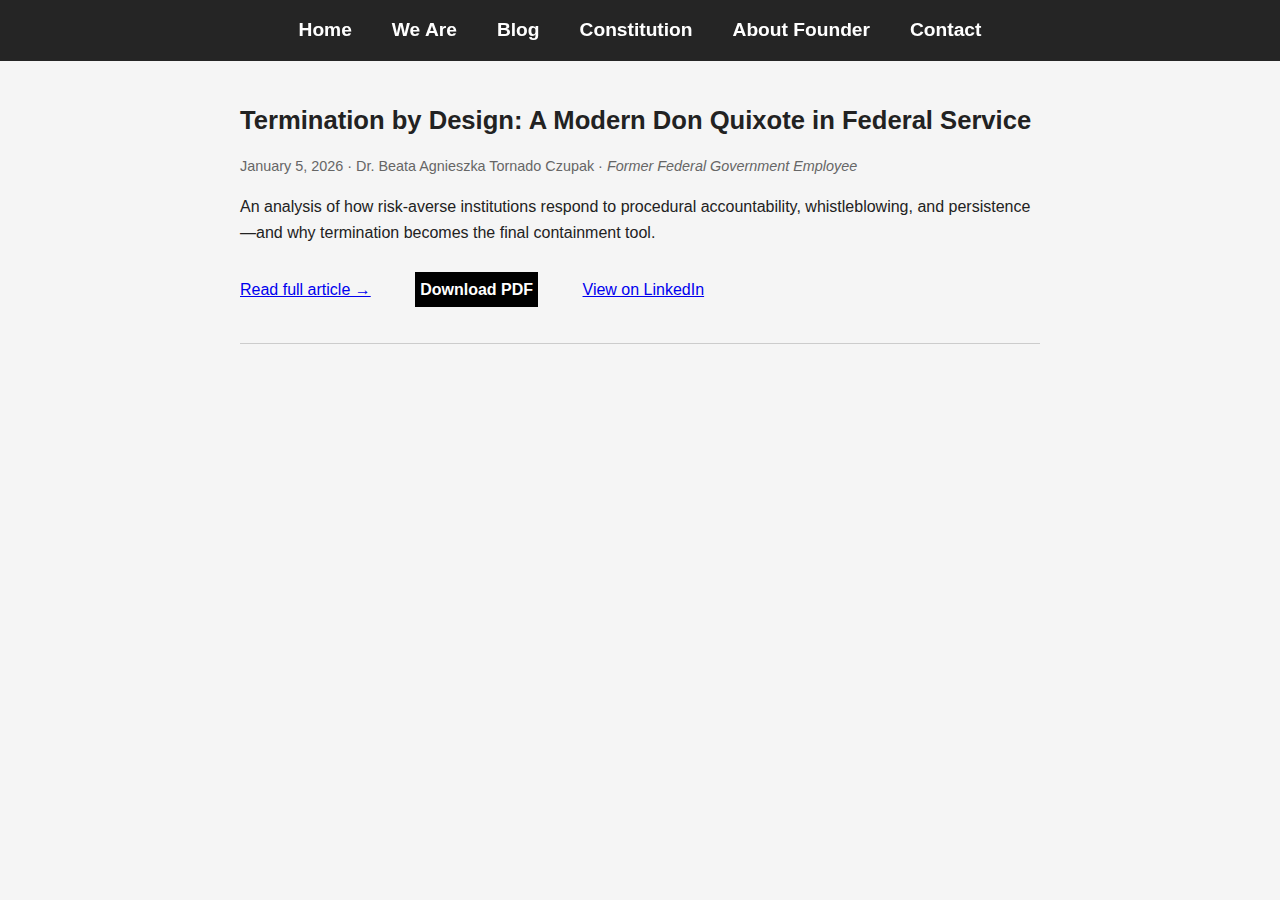
<file: blog.html>
<!doctype html>
<html lang="en">
  <head>
    <meta charset="utf-8">
    <meta name="viewport" content="width=device-width, initial-scale=1">
    <title>Blog</title>

    <style>
      body {
        margin: 0;
        padding: 0;
        background-color: #f5f5f5;
        font-family: Arial, sans-serif;
        line-height: 1.6;
        color: #222;
      }

      nav {
        position: fixed;
        top: 0;
        left: 0;
        width: 100%;
        background-color: rgba(0, 0, 0, 0.85);
        display: flex;
        justify-content: center;
        gap: 40px;
        padding: 15px 0;
        z-index: 10;
      }

      nav a {
        color: white;
        text-decoration: none;
        font-size: 1.2em;
        font-weight: bold;
      }

      nav a:hover {
        color: #ffcc00;
      }


.download-btn {
  display: inline-block;
  background-color: #000;
  color: #fff;
  padding: 5px 5px;
  text-decoration: none;
  font-weight: bold;
  margin-top: 10px;
	margin-left: 40px;
  display: inline-block;
}

.linkedin-btn {
margin-left: 40px;
}

.download-btn:hover {
  background-color: #ffcc00;
  color: #000;
}



      .content {
        max-width: 800px;
        margin: 100px auto 60px;
        padding: 0 20px;
      }

      .post {
        padding-bottom: 20px;
        border-bottom: 1px solid #ccc;
      }

	.post h2 {
  	font-size: 1.6em;
 	 margin-bottom: 0.3em;
	}


      .date {
        color: #666;
        font-size: 0.9em;
      }
    </style>
  </head>

  <body>
    <nav>
      <a href="index.html">Home</a>
      <a href="weare.html">We Are</a>
      <a href="blog.html">Blog</a>
      <a href="constitution.html">Constitution</a>
      <a href="founder.html">About Founder</a>
      <a href="contact.html">Contact</a>
    </nav>

    <div class="content">

      <div class="post">
        <h2>Termination by Design: A Modern Don Quixote in Federal Service</h2>
        <p class="date">January 5, 2026 · Dr. Beata Agnieszka Tornado Czupak · <em>Former Federal Government Employee</em></p>
        <p>
          An analysis of how risk-averse institutions respond to procedural accountability,
          whistleblowing, and persistence—and why termination becomes the final containment tool.
        </p>
        <p>
<a href="termination-by-design.html">Read full article →</a>

<a class="download-btn" href="termination-by-design.pdf" download>
  Download PDF
</a>


<a class="linkedin-btn"
   href="https://www.linkedin.com/posts/jackie-garrick-321189a_termination-by-design-a-modern-don-quixote-activity-7414018345265610752-6be_?utm_source=share&utm_medium=member_desktop&rcm=ACoAABAiSBIBI--yE6p6ErqfHEu9eb8WzgEKdwM"
   target="_blank" rel="noopener">
  View on LinkedIn
</a>
        </p>
      </div>

    </div>
  </body>
</html>
</file>
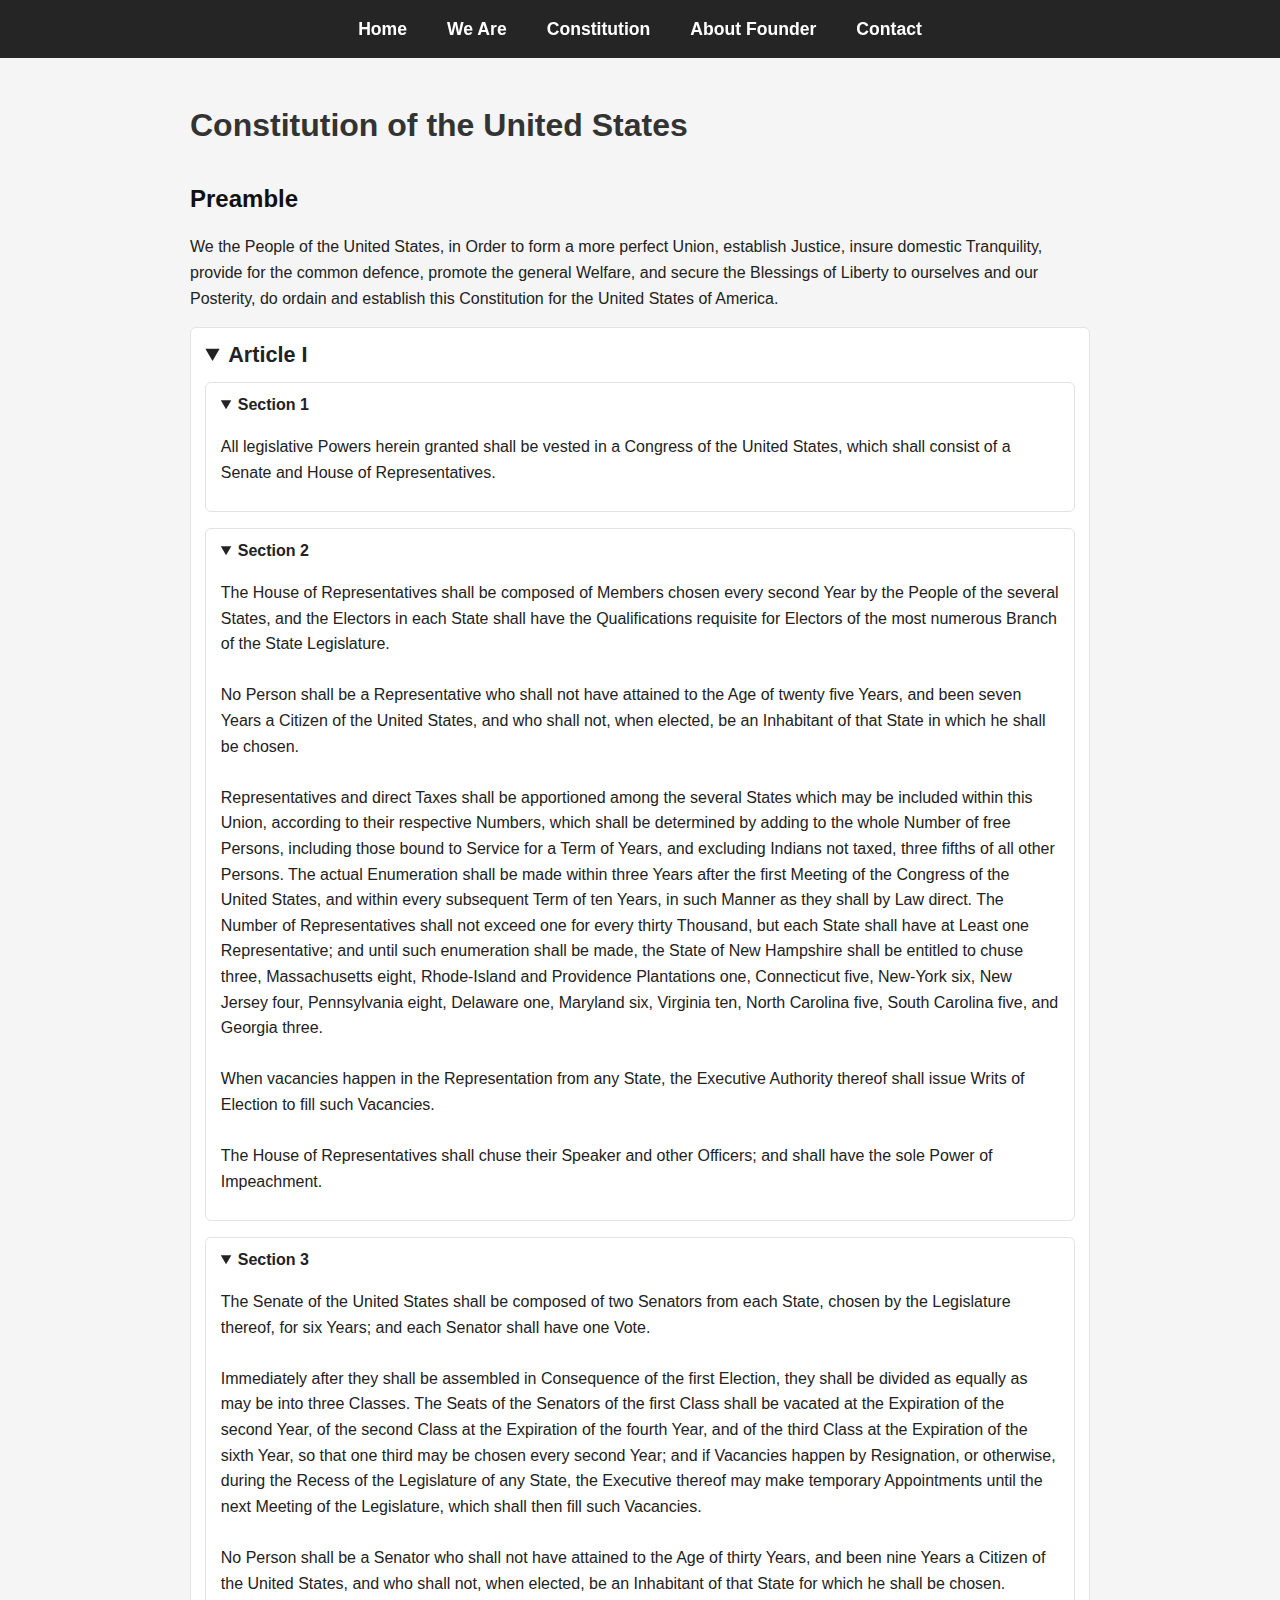
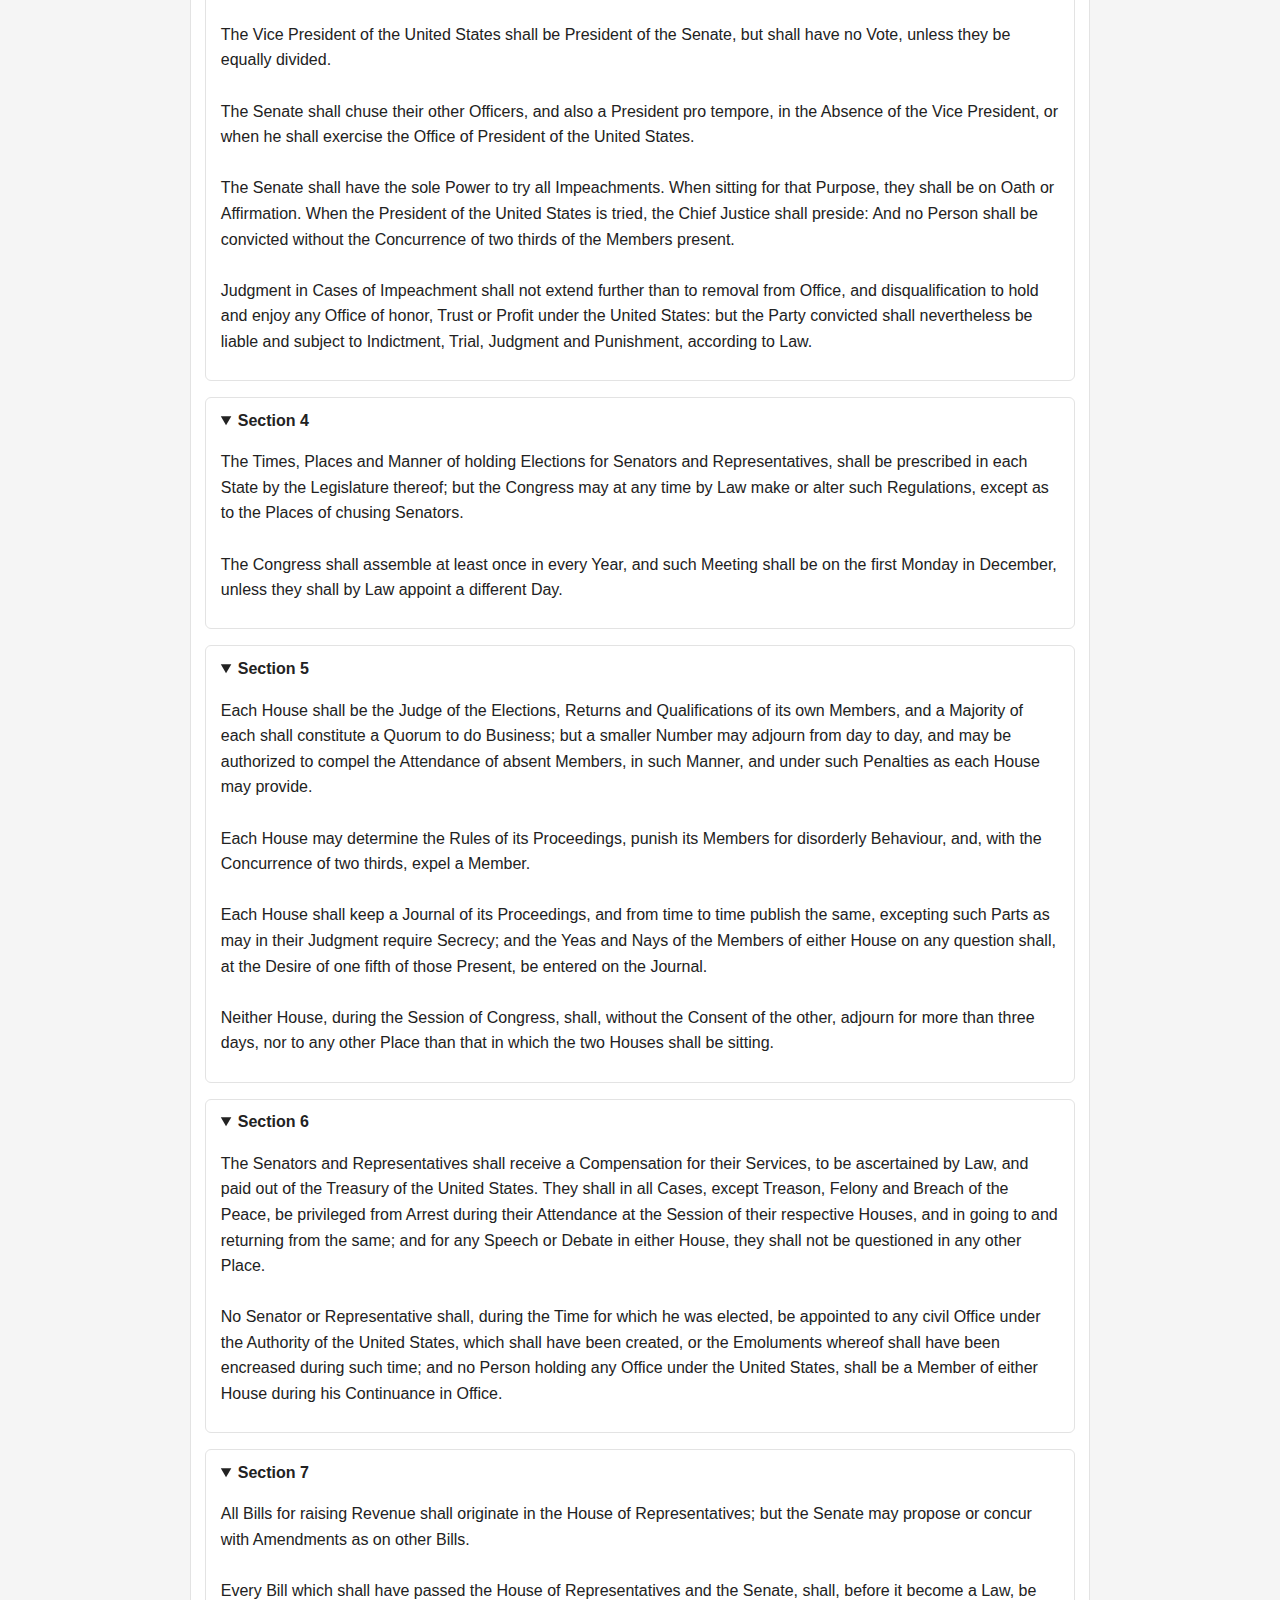
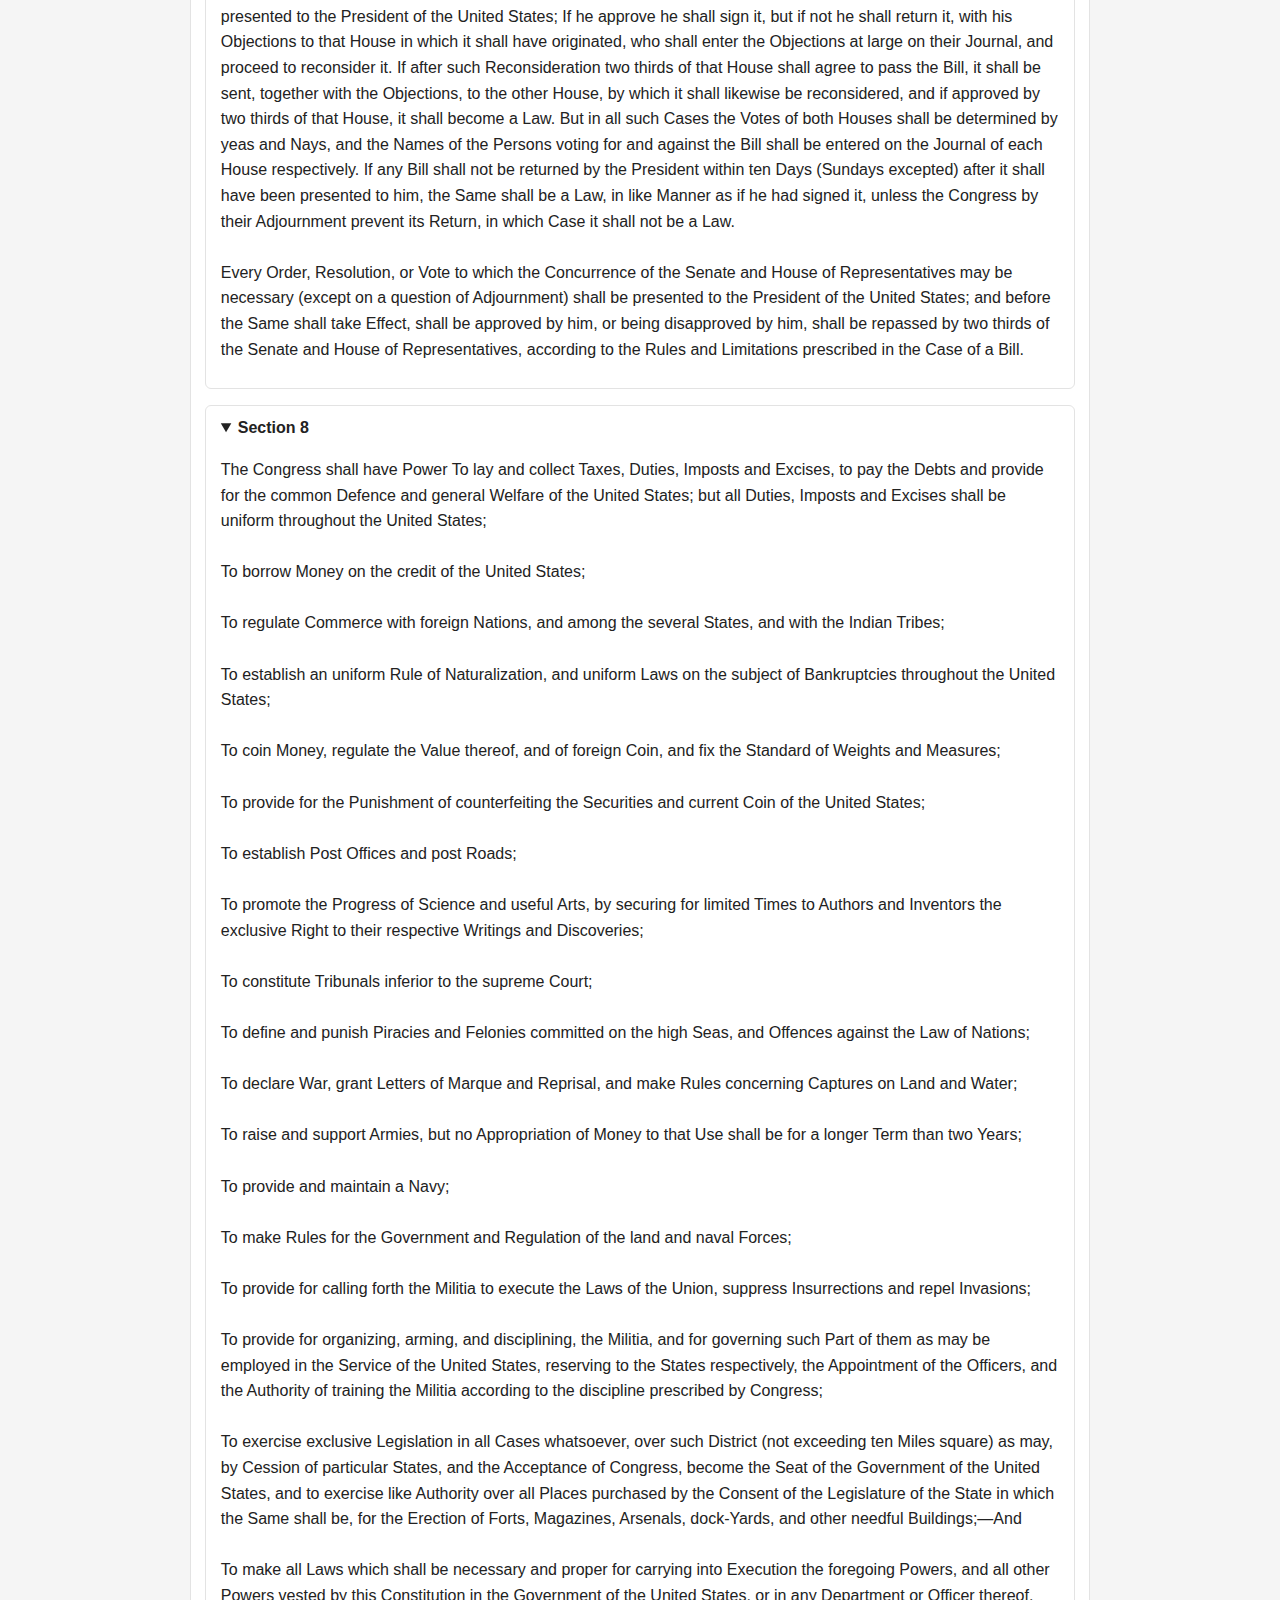
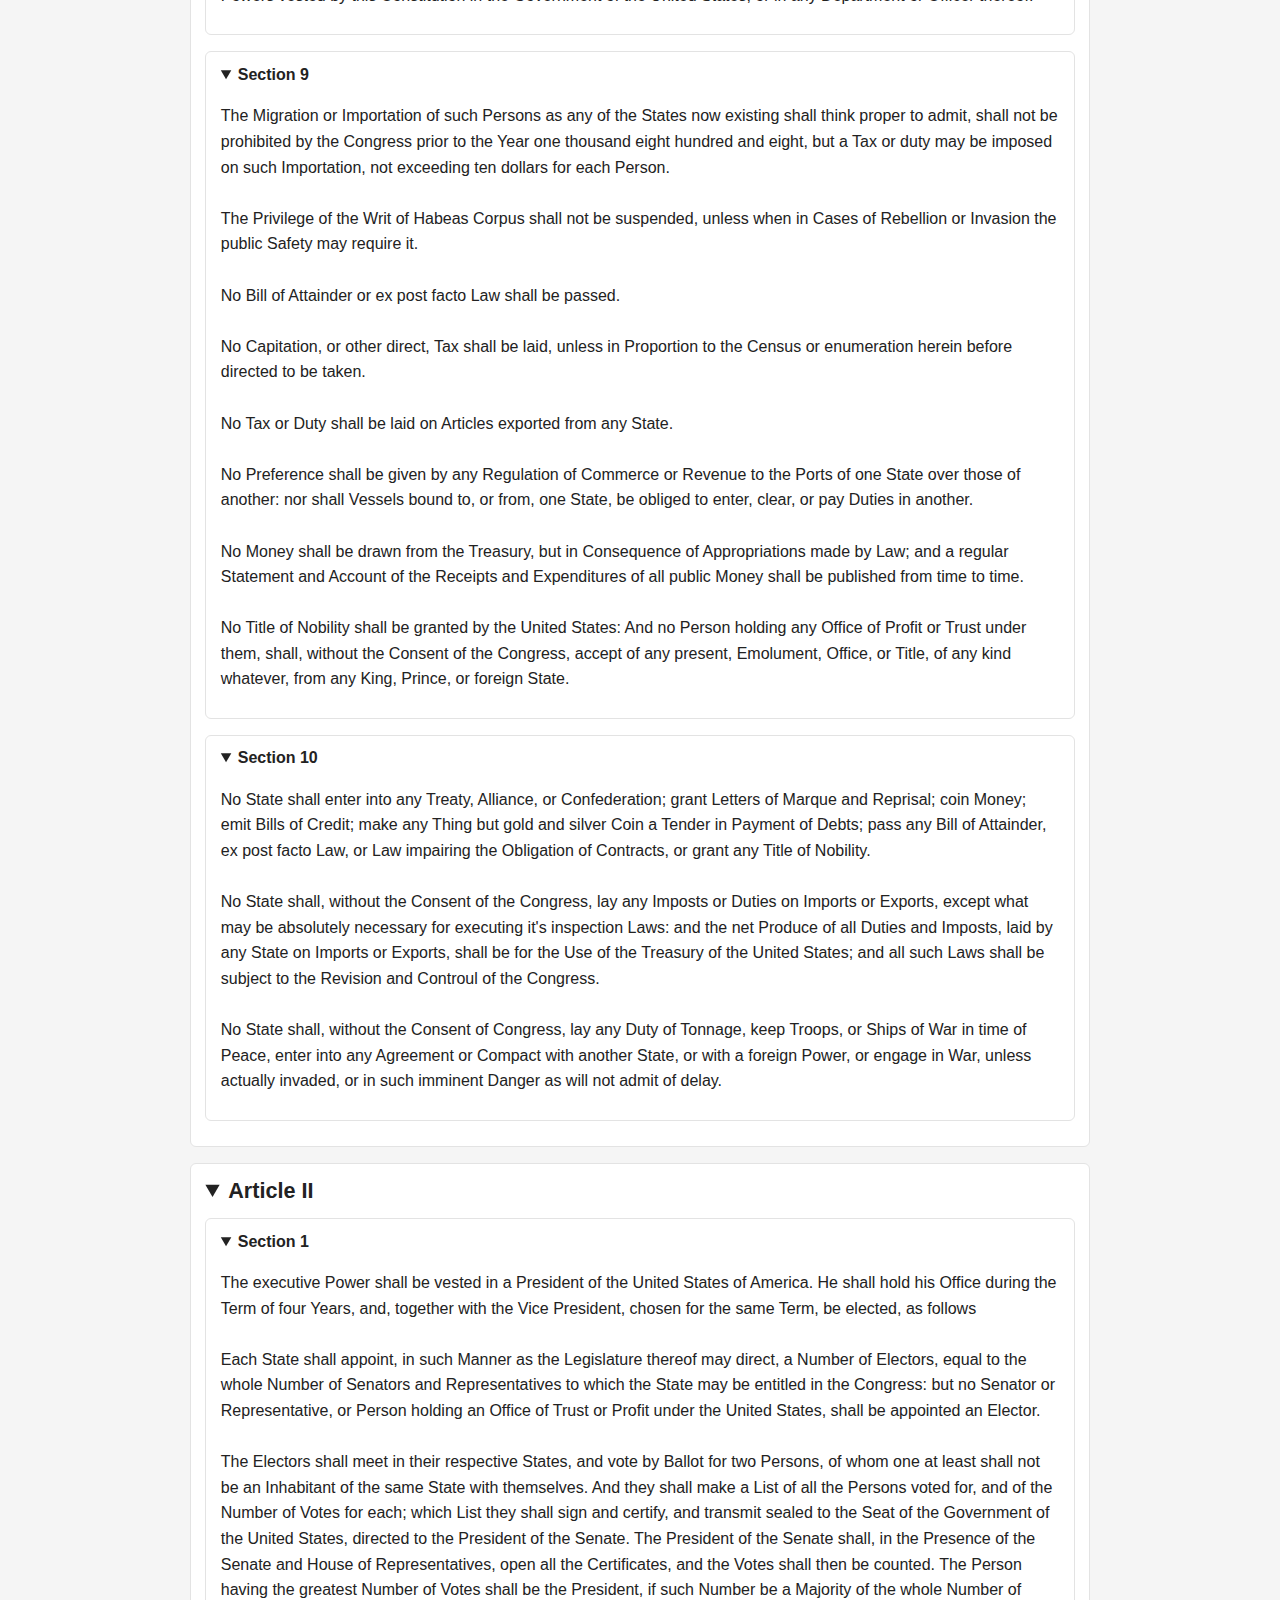
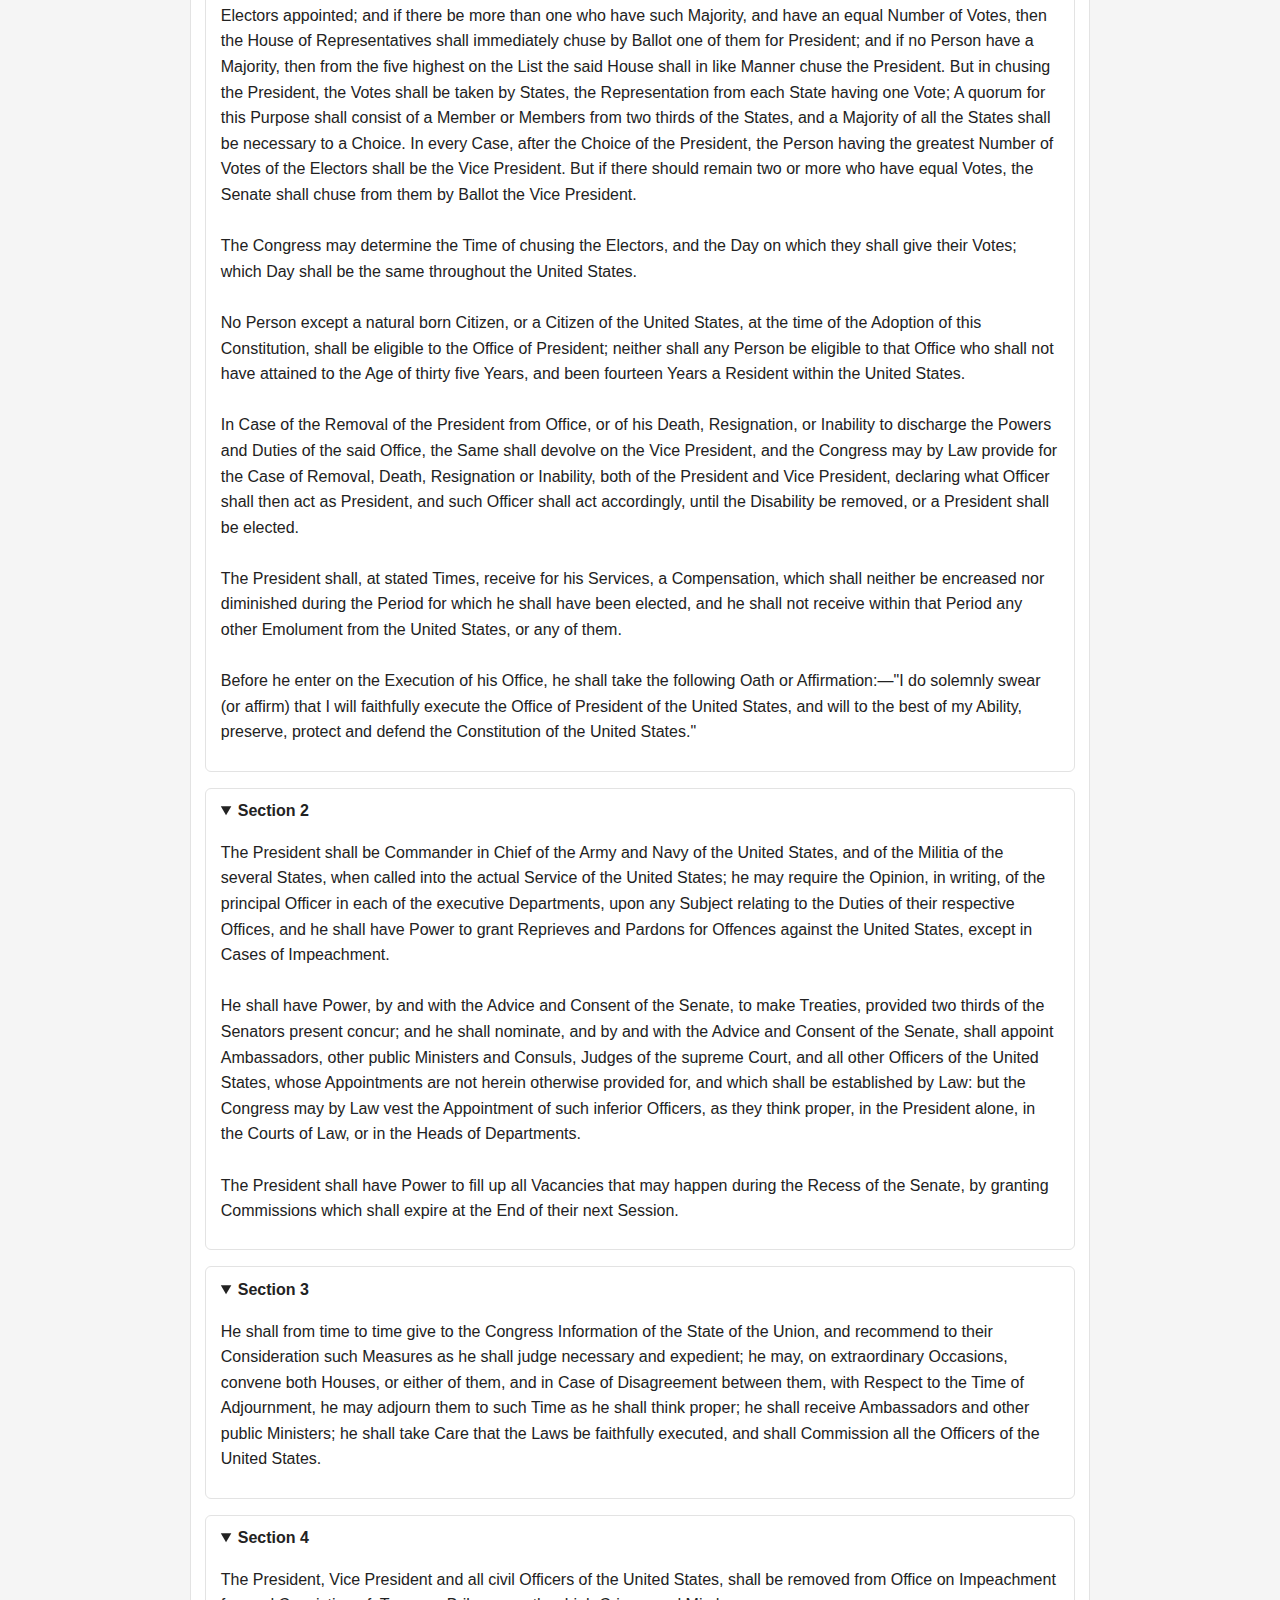
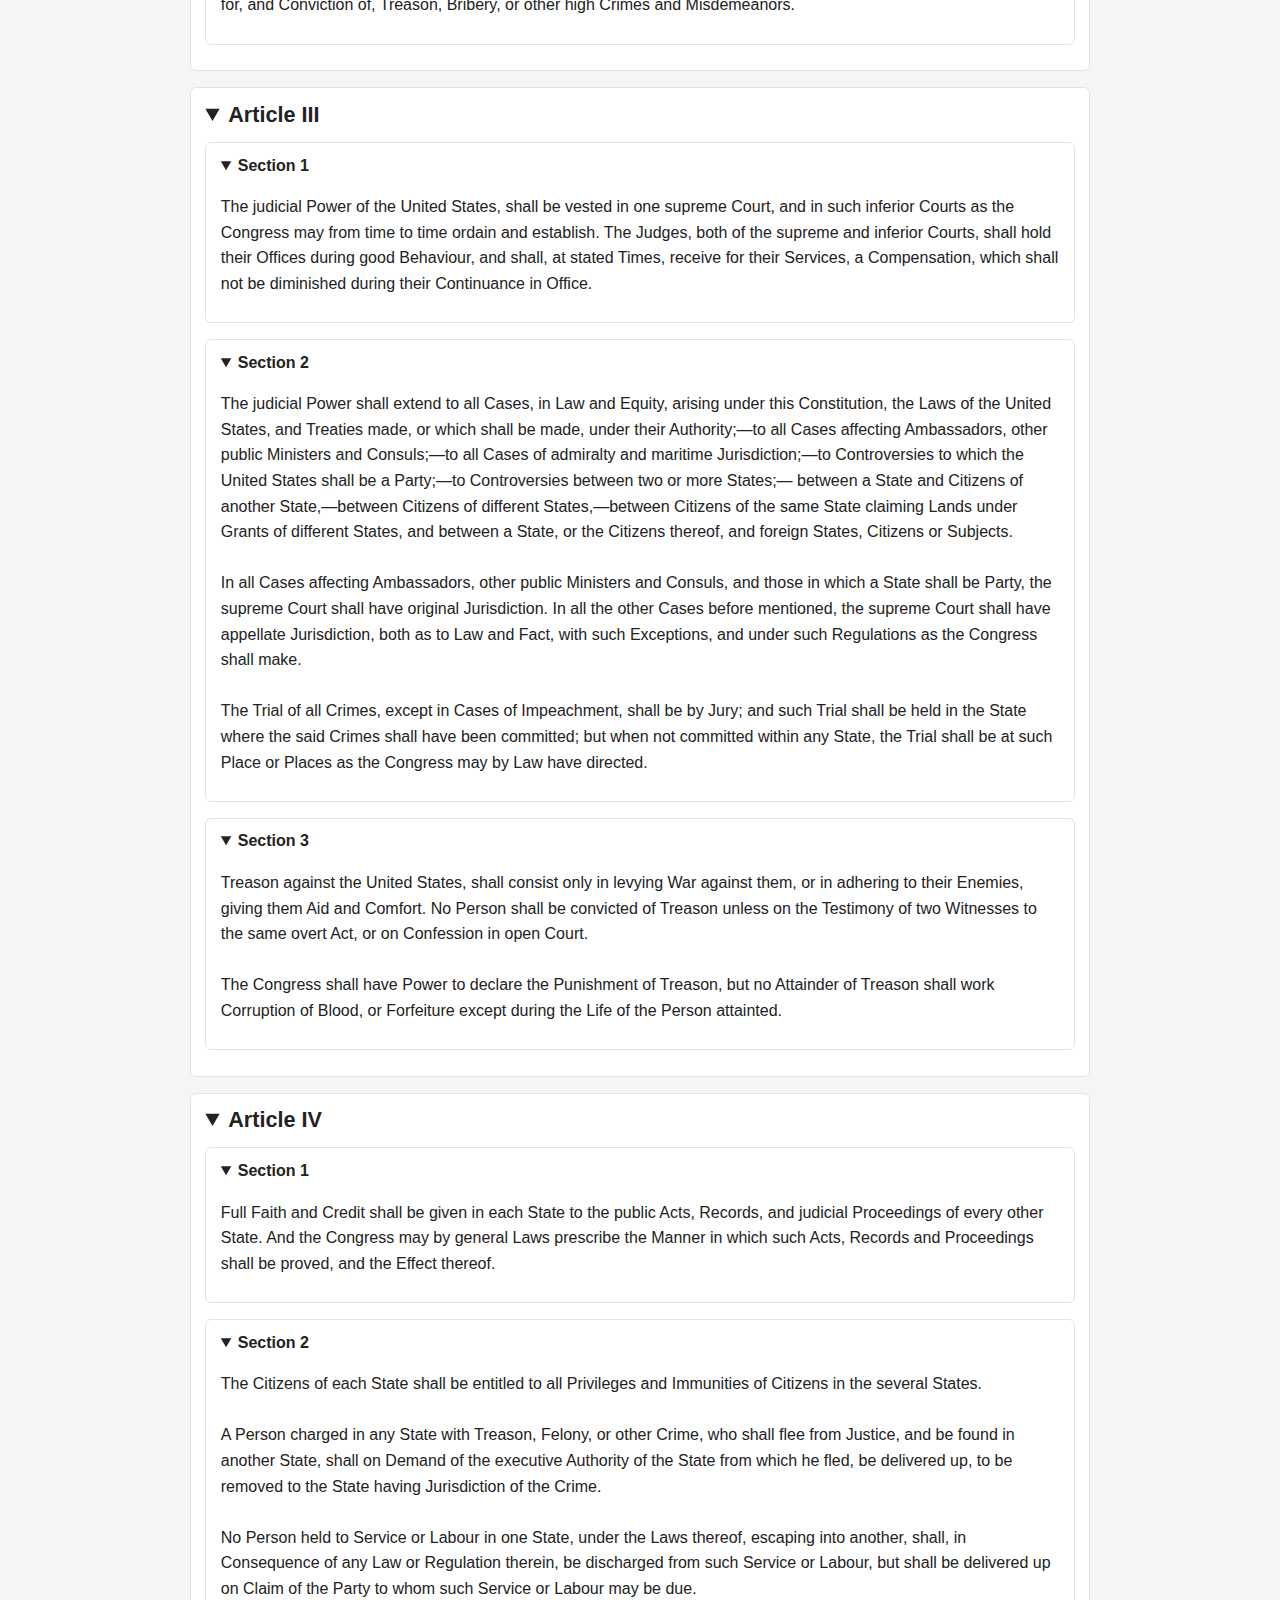
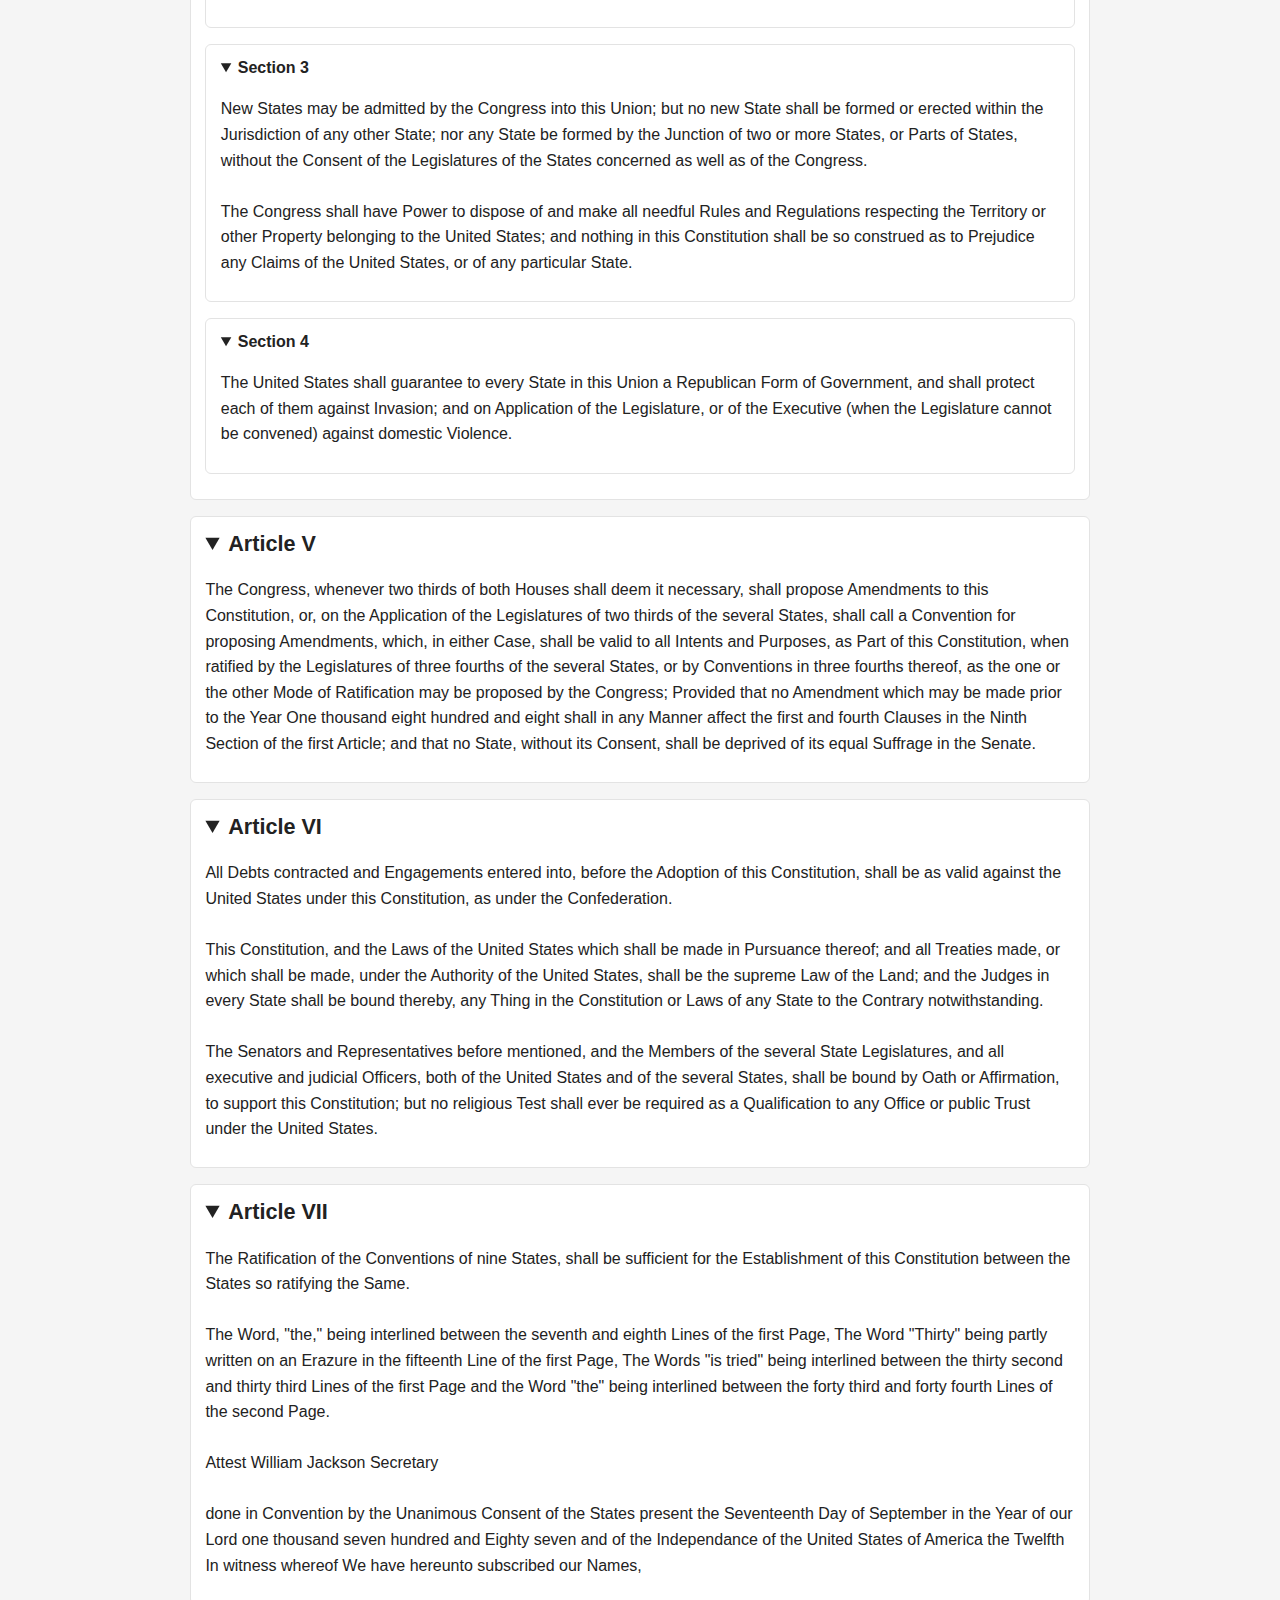
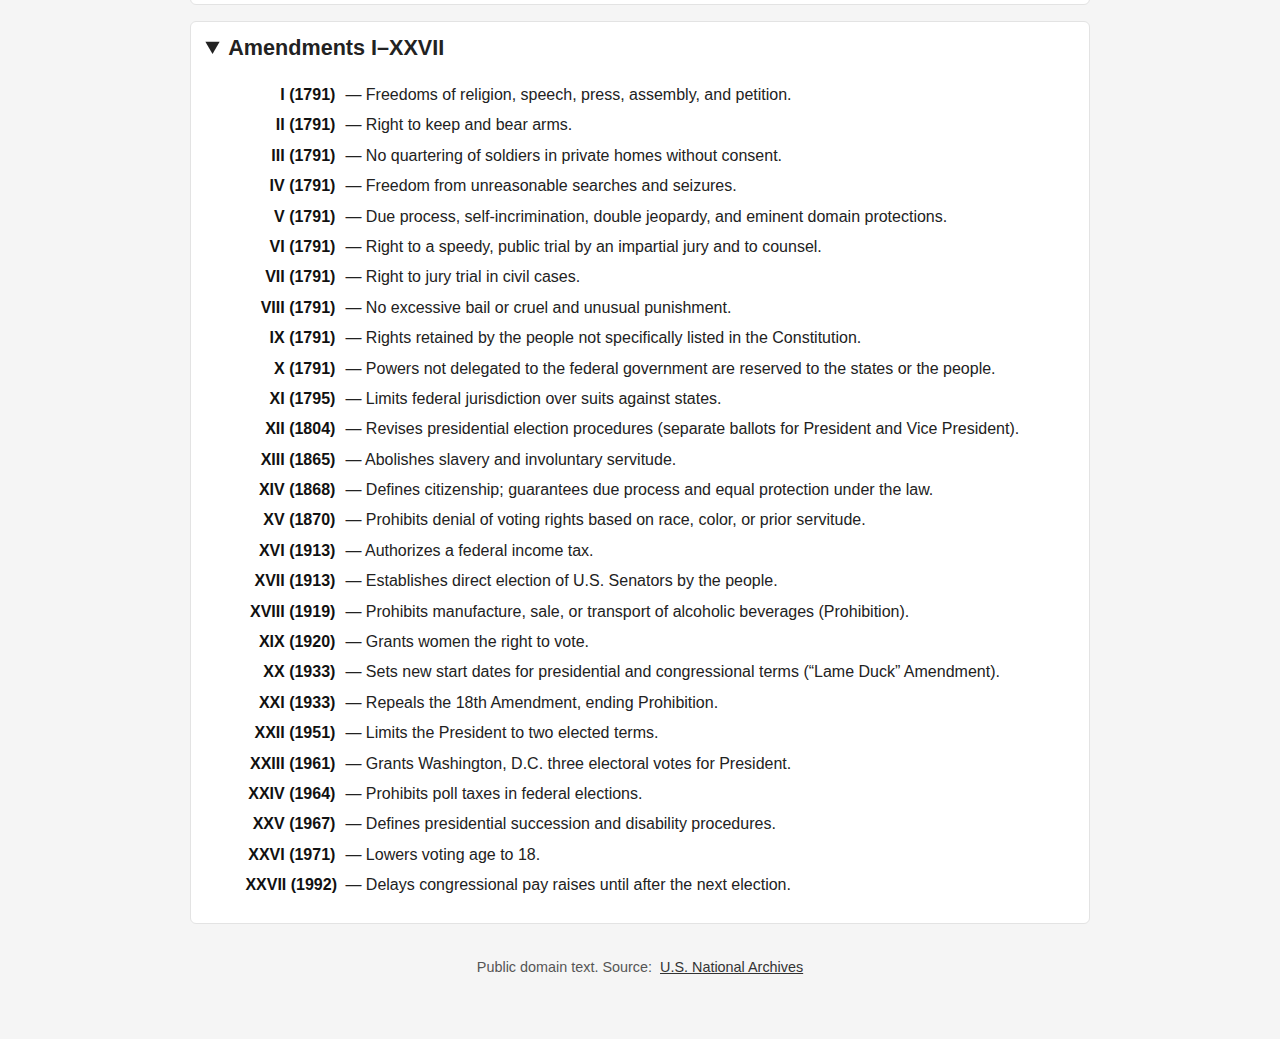
<file: constitution.html>
<!doctype html>
<html lang="en">
  <head>
    <meta charset="utf-8" />
    <meta name="viewport" content="width=device-width, initial-scale=1" />
    <title>Constitution of the United States</title>
    <style>
      /* Base (matches your We Are page) */
      body {
        margin: 0;
        padding: 0;
        background-color: #f5f5f5;
        font-family: Arial, sans-serif;
        line-height: 1.6;
        color: #222;
      }

      /* Fixed navbar */
      nav {
        position: fixed;
        top: 0; left: 0; width: 100%;
        background-color: rgba(0, 0, 0, 0.85);
        display: flex; justify-content: center; gap: 40px;
        padding: 15px 0; z-index: 10;
      }
      nav a {
        color: white; text-decoration: none; font-size: 1.1em; font-weight: bold;
        transition: color .3s;
      }
      nav a:hover { color: #ffcc00; }

      /* Page container */
      .content {
        max-width: 900px;
        margin: 100px auto 60px;  /* clears fixed nav */
        padding: 0 20px;
      }

      h1 { color: #333; margin: 0 0 10px; }
      h2 { color: #111; margin: 1.8rem 0 .6rem; }
      h3 { color: #333; margin: 1rem 0 .4rem; }

      /* Collapsible blocks */
      details {
        background: #fff;
        border: 1px solid #e3e3e3;
        border-radius: 6px;
        padding: .6rem .9rem;
        margin: .6rem 0 1rem;
      }
      summary {
        font-weight: bold;
        cursor: pointer;
        outline: none;
      }
      /* Ensure anchor links scroll correctly under the fixed nav */
      .article, .section { scroll-margin-top: 90px; }
      
      /* Article summary looks like a heading */
      details.article > summary {
        font-weight: 800;
        font-size: 1.35rem;
        cursor: pointer;
      }
        
        ul.amendments li {
          display: grid;
          grid-template-columns: 100px 1fr; /* first column = fixed width for label */
          align-items: start;
          margin: .3rem 0;
          padding-left: 0;
        }

        ul.amendments li strong {
          color: #111;
          text-align: right;
          padding-right: 10px;
          white-space: nowrap;
        }

        ul.amendments li span {
          color: #222;
        }

      .footer-note {
        margin-top: 2rem;
        font-size: .9rem;
        color: #555;
        text-align: center;
      }
    </style>
  </head>
  <body>
    <nav>
      <a href="index.html">Home</a>
      <a href="weare.html">We Are</a>
      <a href="constitution.html">Constitution</a>
      <a href="founder.html">About Founder</a>
      <a href="contact.html">Contact</a>
    </nav>

    <div class="content">
      <h1>Constitution of the United States</h1>

      <!-- PREAMBLE (single block, not collapsible) -->
      <h2 id="preamble" class="section">Preamble</h2>
      <p>
        We the People of the United States, in Order to form a more perfect Union,
        establish Justice, insure domestic Tranquility, provide for the common defence,
        promote the general Welfare, and secure the Blessings of Liberty to ourselves
        and our Posterity, do ordain and establish this Constitution for the United States of America.
      </p>

      <!-- ARTICLE I -->
      <details class="article" id="article-i" open>
          <summary>Article I</summary>

      <details id="article-i-sec-1" class="section" open>
        <summary>Section 1</summary>
        <p> All legislative Powers herein granted shall be vested in a Congress of the United States, which shall consist of a Senate and House of Representatives. </p>
      </details>
      <details id="article-i-sec-2" class="section" open>
        <summary>Section 2</summary>
        <p>
        The House of Representatives shall be composed of Members chosen every second Year by the People of the several States, and the Electors in each State shall have the Qualifications requisite for Electors of the most numerous Branch of the State Legislature. <br><br>

        No Person shall be a Representative who shall not have attained to the Age of twenty five Years, and been seven Years a Citizen of the United States, and who shall not, when elected, be an Inhabitant of that State in which he shall be chosen. <br><br>

        Representatives and direct Taxes shall be apportioned among the several States which may be included within this Union, according to their respective Numbers, which shall be determined by adding to the whole Number of free Persons, including those bound to Service for a Term of Years, and excluding Indians not taxed, three fifths of all other Persons. The actual Enumeration shall be made within three Years after the first Meeting of the Congress of the United States, and within every subsequent Term of ten Years, in such Manner as they shall by Law direct. The Number of Representatives shall not exceed one for every thirty Thousand, but each State shall have at Least one Representative; and until such enumeration shall be made, the State of New Hampshire shall be entitled to chuse three, Massachusetts eight, Rhode-Island and Providence Plantations one, Connecticut five, New-York six, New Jersey four, Pennsylvania eight, Delaware one, Maryland six, Virginia ten, North Carolina five, South Carolina five, and Georgia three. <br><br>

        When vacancies happen in the Representation from any State, the Executive Authority thereof shall issue Writs of Election to fill such Vacancies. <br><br>

        The House of Representatives shall chuse their Speaker and other Officers; and shall have the sole Power of Impeachment.
        </p>
      </details>
      <details id="article-i-sec-3" class="section" open>
        <summary>Section 3</summary>
        <p>The Senate of the United States shall be composed of two Senators from each State, chosen by the Legislature thereof, for six Years; and each Senator shall have one Vote. <br><br>
        
        Immediately after they shall be assembled in Consequence of the first Election, they shall be divided as equally as may be into three Classes. The Seats of the Senators of the first Class shall be vacated at the Expiration of the second Year, of the second Class at the Expiration of the fourth Year, and of the third Class at the Expiration of the sixth Year, so that one third may be chosen every second Year; and if Vacancies happen by Resignation, or otherwise, during the Recess of the Legislature of any State, the Executive thereof may make temporary Appointments until the next Meeting of the Legislature, which shall then fill such Vacancies. <br><br>

        No Person shall be a Senator who shall not have attained to the Age of thirty Years, and been nine Years a Citizen of the United States, and who shall not, when elected, be an Inhabitant of that State for which he shall be chosen. <br><br>

        The Vice President of the United States shall be President of the Senate, but shall have no Vote, unless they be equally divided. <br><br>

        The Senate shall chuse their other Officers, and also a President pro tempore, in the Absence of the Vice President, or when he shall exercise the Office of President of the United States. <br><br>

        The Senate shall have the sole Power to try all Impeachments. When sitting for that Purpose, they shall be on Oath or Affirmation. When the President of the United States is tried, the Chief Justice shall preside: And no Person shall be convicted without the Concurrence of two thirds of the Members present. <br><br>

        Judgment in Cases of Impeachment shall not extend further than to removal from Office, and disqualification to hold and enjoy any Office of honor, Trust or Profit under the United States: but the Party convicted shall nevertheless be liable and subject to Indictment, Trial, Judgment and Punishment, according to Law.</p>
      </details>
      <details id="article-i-sec-4" class="section" open>
        <summary>Section 4</summary>
        <p>The Times, Places and Manner of holding Elections for Senators and Representatives, shall be prescribed in each State by the Legislature thereof; but the Congress may at any time by Law make or alter such Regulations, except as to the Places of chusing Senators. <br><br>
        
        The Congress shall assemble at least once in every Year, and such Meeting shall be on the first Monday in December, unless they shall by Law appoint a different Day.</p>
      </details>
      <details id="article-i-sec-5" class="section" open>
        <summary>Section 5</summary>
        <p>Each House shall be the Judge of the Elections, Returns and Qualifications of its own Members, and a Majority of each shall constitute a Quorum to do Business; but a smaller Number may adjourn from day to day, and may be authorized to compel the Attendance of absent Members, in such Manner, and under such Penalties as each House may provide. <br><br>
        
        Each House may determine the Rules of its Proceedings, punish its Members for disorderly Behaviour, and, with the Concurrence of two thirds, expel a Member. <br><br>

        Each House shall keep a Journal of its Proceedings, and from time to time publish the same, excepting such Parts as may in their Judgment require Secrecy; and the Yeas and Nays of the Members of either House on any question shall, at the Desire of one fifth of those Present, be entered on the Journal. <br><br>

        Neither House, during the Session of Congress, shall, without the Consent of the other, adjourn for more than three days, nor to any other Place than that in which the two Houses shall be sitting.</p>
      </details>
      <details id="article-i-sec-6" class="section" open>
        <summary>Section 6</summary>
        <p>The Senators and Representatives shall receive a Compensation for their Services, to be ascertained by Law, and paid out of the Treasury of the United States. They shall in all Cases, except Treason, Felony and Breach of the Peace, be privileged from Arrest during their Attendance at the Session of their respective Houses, and in going to and returning from the same; and for any Speech or Debate in either House, they shall not be questioned in any other Place. <br><br>
        
        No Senator or Representative shall, during the Time for which he was elected, be appointed to any civil Office under the Authority of the United States, which shall have been created, or the Emoluments whereof shall have been encreased during such time; and no Person holding any Office under the United States, shall be a Member of either House during his Continuance in Office.</p>
      </details>
      <details id="article-i-sec-7" class="section" open>
        <summary>Section 7</summary>
        <p>All Bills for raising Revenue shall originate in the House of Representatives; but the Senate may propose or concur with Amendments as on other Bills. <br><br>
        
        Every Bill which shall have passed the House of Representatives and the Senate, shall, before it become a Law, be presented to the President of the United States; If he approve he shall sign it, but if not he shall return it, with his Objections to that House in which it shall have originated, who shall enter the Objections at large on their Journal, and proceed to reconsider it. If after such Reconsideration two thirds of that House shall agree to pass the Bill, it shall be sent, together with the Objections, to the other House, by which it shall likewise be reconsidered, and if approved by two thirds of that House, it shall become a Law. But in all such Cases the Votes of both Houses shall be determined by yeas and Nays, and the Names of the Persons voting for and against the Bill shall be entered on the Journal of each House respectively. If any Bill shall not be returned by the President within ten Days (Sundays excepted) after it shall have been presented to him, the Same shall be a Law, in like Manner as if he had signed it, unless the Congress by their Adjournment prevent its Return, in which Case it shall not be a Law. <br><br>

        Every Order, Resolution, or Vote to which the Concurrence of the Senate and House of Representatives may be necessary (except on a question of Adjournment) shall be presented to the President of the United States; and before the Same shall take Effect, shall be approved by him, or being disapproved by him, shall be repassed by two thirds of the Senate and House of Representatives, according to the Rules and Limitations prescribed in the Case of a Bill.</p>
      </details>
      <details id="article-i-sec-8" class="section" open>
        <summary>Section 8</summary>
        <p>The Congress shall have Power To lay and collect Taxes, Duties, Imposts and Excises, to pay the Debts and provide for the common Defence and general Welfare of the United States; but all Duties, Imposts and Excises shall be uniform throughout the United States; <br><br>
        
        To borrow Money on the credit of the United States; <br><br>

        To regulate Commerce with foreign Nations, and among the several States, and with the Indian Tribes; <br><br>

        To establish an uniform Rule of Naturalization, and uniform Laws on the subject of Bankruptcies throughout the United States; <br><br>

        To coin Money, regulate the Value thereof, and of foreign Coin, and fix the Standard of Weights and Measures; <br><br>

        To provide for the Punishment of counterfeiting the Securities and current Coin of the United States; <br><br>

        To establish Post Offices and post Roads; <br><br>

        To promote the Progress of Science and useful Arts, by securing for limited Times to Authors and Inventors the exclusive Right to their respective Writings and Discoveries; <br><br>

        To constitute Tribunals inferior to the supreme Court; <br><br>

        To define and punish Piracies and Felonies committed on the high Seas, and Offences against the Law of Nations; <br><br>

        To declare War, grant Letters of Marque and Reprisal, and make Rules concerning Captures on Land and Water; <br><br>

        To raise and support Armies, but no Appropriation of Money to that Use shall be for a longer Term than two Years; <br><br>

        To provide and maintain a Navy; <br><br>

        To make Rules for the Government and Regulation of the land and naval Forces; <br><br>

        To provide for calling forth the Militia to execute the Laws of the Union, suppress Insurrections and repel Invasions; <br><br>

        To provide for organizing, arming, and disciplining, the Militia, and for governing such Part of them as may be employed in the Service of the United States, reserving to the States respectively, the Appointment of the Officers, and the Authority of training the Militia according to the discipline prescribed by Congress; <br><br>

        To exercise exclusive Legislation in all Cases whatsoever, over such District (not exceeding ten Miles square) as may, by Cession of particular States, and the Acceptance of Congress, become the Seat of the Government of the United States, and to exercise like Authority over all Places purchased by the Consent of the Legislature of the State in which the Same shall be, for the Erection of Forts, Magazines, Arsenals, dock-Yards, and other needful Buildings;—And <br><br>

        To make all Laws which shall be necessary and proper for carrying into Execution the foregoing Powers, and all other Powers vested by this Constitution in the Government of the United States, or in any Department or Officer thereof.</p>
      </details>
      <details id="article-i-sec-9" class="section" open>
        <summary>Section 9</summary>
        <p>The Migration or Importation of such Persons as any of the States now existing shall think proper to admit, shall not be prohibited by the Congress prior to the Year one thousand eight hundred and eight, but a Tax or duty may be imposed on such Importation, not exceeding ten dollars for each Person. <br><br>
        
        The Privilege of the Writ of Habeas Corpus shall not be suspended, unless when in Cases of Rebellion or Invasion the public Safety may require it.<br><br>

        No Bill of Attainder or ex post facto Law shall be passed.<br><br>

        No Capitation, or other direct, Tax shall be laid, unless in Proportion to the Census or enumeration herein before directed to be taken.<br><br>

        No Tax or Duty shall be laid on Articles exported from any State.<br><br>

        No Preference shall be given by any Regulation of Commerce or Revenue to the Ports of one State over those of another: nor shall Vessels bound to, or from, one State, be obliged to enter, clear, or pay Duties in another.<br><br>

        No Money shall be drawn from the Treasury, but in Consequence of Appropriations made by Law; and a regular Statement and Account of the Receipts and Expenditures of all public Money shall be published from time to time.<br><br>

        No Title of Nobility shall be granted by the United States: And no Person holding any Office of Profit or Trust under them, shall, without the Consent of the Congress, accept of any present, Emolument, Office, or Title, of any kind whatever, from any King, Prince, or foreign State.</p>
      </details>
      <details id="article-i-sec-10" class="section" open>
        <summary>Section 10</summary>
        <p>No State shall enter into any Treaty, Alliance, or Confederation; grant Letters of Marque and Reprisal; coin Money; emit Bills of Credit; make any Thing but gold and silver Coin a Tender in Payment of Debts; pass any Bill of Attainder, ex post facto Law, or Law impairing the Obligation of Contracts, or grant any Title of Nobility. <br><br>
        
        No State shall, without the Consent of the Congress, lay any Imposts or Duties on Imports or Exports, except what may be absolutely necessary for executing it's inspection Laws: and the net Produce of all Duties and Imposts, laid by any State on Imports or Exports, shall be for the Use of the Treasury of the United States; and all such Laws shall be subject to the Revision and Controul of the Congress.<br><br>

        No State shall, without the Consent of Congress, lay any Duty of Tonnage, keep Troops, or Ships of War in time of Peace, enter into any Agreement or Compact with another State, or with a foreign Power, or engage in War, unless actually invaded, or in such imminent Danger as will not admit of delay.</p>
      </details>
      </details>

      <!-- ARTICLE II -->
      <details class="article" id="article-ii" open>
          <summary>Article II</summary>
          
      <details id="article-ii-sec-1" class="section" open>
        <summary>Section 1</summary>
        <p>The executive Power shall be vested in a President of the United States of America. He shall hold his Office during the Term of four Years, and, together with the Vice President, chosen for the same Term, be elected, as follows <br><br>
        
        Each State shall appoint, in such Manner as the Legislature thereof may direct, a Number of Electors, equal to the whole Number of Senators and Representatives to which the State may be entitled in the Congress: but no Senator or Representative, or Person holding an Office of Trust or Profit under the United States, shall be appointed an Elector. <br><br>

        The Electors shall meet in their respective States, and vote by Ballot for two Persons, of whom one at least shall not be an Inhabitant of the same State with themselves. And they shall make a List of all the Persons voted for, and of the Number of Votes for each; which List they shall sign and certify, and transmit sealed to the Seat of the Government of the United States, directed to the President of the Senate. The President of the Senate shall, in the Presence of the Senate and House of Representatives, open all the Certificates, and the Votes shall then be counted. The Person having the greatest Number of Votes shall be the President, if such Number be a Majority of the whole Number of Electors appointed; and if there be more than one who have such Majority, and have an equal Number of Votes, then the House of Representatives shall immediately chuse by Ballot one of them for President; and if no Person have a Majority, then from the five highest on the List the said House shall in like Manner chuse the President. But in chusing the President, the Votes shall be taken by States, the Representation from each State having one Vote; A quorum for this Purpose shall consist of a Member or Members from two thirds of the States, and a Majority of all the States shall be necessary to a Choice. In every Case, after the Choice of the President, the Person having the greatest Number of Votes of the Electors shall be the Vice President. But if there should remain two or more who have equal Votes, the Senate shall chuse from them by Ballot the Vice President. <br><br>

        The Congress may determine the Time of chusing the Electors, and the Day on which they shall give their Votes; which Day shall be the same throughout the United States. <br><br>

        No Person except a natural born Citizen, or a Citizen of the United States, at the time of the Adoption of this Constitution, shall be eligible to the Office of President; neither shall any Person be eligible to that Office who shall not have attained to the Age of thirty five Years, and been fourteen Years a Resident within the United States. <br><br>

        In Case of the Removal of the President from Office, or of his Death, Resignation, or Inability to discharge the Powers and Duties of the said Office, the Same shall devolve on the Vice President, and the Congress may by Law provide for the Case of Removal, Death, Resignation or Inability, both of the President and Vice President, declaring what Officer shall then act as President, and such Officer shall act accordingly, until the Disability be removed, or a President shall be elected. <br><br>

        The President shall, at stated Times, receive for his Services, a Compensation, which shall neither be encreased nor diminished during the Period for which he shall have been elected, and he shall not receive within that Period any other Emolument from the United States, or any of them. <br><br>

        Before he enter on the Execution of his Office, he shall take the following Oath or Affirmation:—"I do solemnly swear (or affirm) that I will faithfully execute the Office of President of the United States, and will to the best of my Ability, preserve, protect and defend the Constitution of the United States."</p>
      </details>
      <details id="article-ii-sec-2" class="section" open>
        <summary>Section 2</summary>
        <p>The President shall be Commander in Chief of the Army and Navy of the United States, and of the Militia of the several States, when called into the actual Service of the United States; he may require the Opinion, in writing, of the principal Officer in each of the executive Departments, upon any Subject relating to the Duties of their respective Offices, and he shall have Power to grant Reprieves and Pardons for Offences against the United States, except in Cases of Impeachment. <br><br>
        
        He shall have Power, by and with the Advice and Consent of the Senate, to make Treaties, provided two thirds of the Senators present concur; and he shall nominate, and by and with the Advice and Consent of the Senate, shall appoint Ambassadors, other public Ministers and Consuls, Judges of the supreme Court, and all other Officers of the United States, whose Appointments are not herein otherwise provided for, and which shall be established by Law: but the Congress may by Law vest the Appointment of such inferior Officers, as they think proper, in the President alone, in the Courts of Law, or in the Heads of Departments. <br><br>

        The President shall have Power to fill up all Vacancies that may happen during the Recess of the Senate, by granting Commissions which shall expire at the End of their next Session.</p>
      </details>
      <details id="article-ii-sec-3" class="section" open>
        <summary>Section 3</summary>
        <p>He shall from time to time give to the Congress Information of the State of the Union, and recommend to their Consideration such Measures as he shall judge necessary and expedient; he may, on extraordinary Occasions, convene both Houses, or either of them, and in Case of Disagreement between them, with Respect to the Time of Adjournment, he may adjourn them to such Time as he shall think proper; he shall receive Ambassadors and other public Ministers; he shall take Care that the Laws be faithfully executed, and shall Commission all the Officers of the United States.</p>
      </details>
      <details id="article-ii-sec-4" class="section" open>
        <summary>Section 4</summary>
        <p>The President, Vice President and all civil Officers of the United States, shall be removed from Office on Impeachment for, and Conviction of, Treason, Bribery, or other high Crimes and Misdemeanors.</p>
      </details>
      </details>
      

      <!-- ARTICLE III -->
      <details class="article" id="article-iii" open>
          <summary>Article III</summary>
          
          <details id="article-iii-sec-1" class="section" open>
              <summary>Section 1</summary>
              <p>The judicial Power of the United States, shall be vested in one supreme Court, and in such inferior Courts as the Congress may from time to time ordain and establish. The Judges, both of the supreme and inferior Courts, shall hold their Offices during good Behaviour, and shall, at stated Times, receive for their Services, a Compensation, which shall not be diminished during their Continuance in Office.</p>
          </details>
          <details id="article-iii-sec-2" class="section" open>
              <summary>Section 2</summary>
              <p>The judicial Power shall extend to all Cases, in Law and Equity, arising under this Constitution, the Laws of the United States, and Treaties made, or which shall be made, under their Authority;—to all Cases affecting Ambassadors, other public Ministers and Consuls;—to all Cases of admiralty and maritime Jurisdiction;—to Controversies to which the United States shall be a Party;—to Controversies between two or more States;— between a State and Citizens of another State,—between Citizens of different States,—between Citizens of the same State claiming Lands under Grants of different States, and between a State, or the Citizens thereof, and foreign States, Citizens or Subjects.<br><br>
              
              In all Cases affecting Ambassadors, other public Ministers and Consuls, and those in which a State shall be Party, the supreme Court shall have original Jurisdiction. In all the other Cases before mentioned, the supreme Court shall have appellate Jurisdiction, both as to Law and Fact, with such Exceptions, and under such Regulations as the Congress shall make.<br><br>

              The Trial of all Crimes, except in Cases of Impeachment, shall be by Jury; and such Trial shall be held in the State where the said Crimes shall have been committed; but when not committed within any State, the Trial shall be at such Place or Places as the Congress may by Law have directed.</p>
          </details>
          <details id="article-iii-sec-3" class="section" open>
              <summary>Section 3</summary>
              <p>Treason against the United States, shall consist only in levying War against them, or in adhering to their Enemies, giving them Aid and Comfort. No Person shall be convicted of Treason unless on the Testimony of two Witnesses to the same overt Act, or on Confession in open Court. <br><br>
              
              The Congress shall have Power to declare the Punishment of Treason, but no Attainder of Treason shall work Corruption of Blood, or Forfeiture except during the Life of the Person attainted.</p>
          </details>
          
      </details>
      <!-- ARTICLE IV -->
      <details class="article" id="article-iv" open>
          <summary>Article IV</summary>
          
      <details id="article-iv-sec-1" class="section" open>
        <summary>Section 1</summary>
        <p>Full Faith and Credit shall be given in each State to the public Acts, Records, and judicial Proceedings of every other State. And the Congress may by general Laws prescribe the Manner in which such Acts, Records and Proceedings shall be proved, and the Effect thereof.</p>
      </details>
      <details id="article-iv-sec-2" class="section" open>
        <summary>Section 2</summary>
        <p>The Citizens of each State shall be entitled to all Privileges and Immunities of Citizens in the several States.<br><br>
        
        A Person charged in any State with Treason, Felony, or other Crime, who shall flee from Justice, and be found in another State, shall on Demand of the executive Authority of the State from which he fled, be delivered up, to be removed to the State having Jurisdiction of the Crime.<br><br>

        No Person held to Service or Labour in one State, under the Laws thereof, escaping into another, shall, in Consequence of any Law or Regulation therein, be discharged from such Service or Labour, but shall be delivered up on Claim of the Party to whom such Service or Labour may be due.</p>
      </details>
      <details id="article-iv-sec-3" class="section" open>
        <summary>Section 3</summary>
        <p>New States may be admitted by the Congress into this Union; but no new State shall be formed or erected within the Jurisdiction of any other State; nor any State be formed by the Junction of two or more States, or Parts of States, without the Consent of the Legislatures of the States concerned as well as of the Congress.<br><br>
        
        The Congress shall have Power to dispose of and make all needful Rules and Regulations respecting the Territory or other Property belonging to the United States; and nothing in this Constitution shall be so construed as to Prejudice any Claims of the United States, or of any particular State.</p>
      </details>
      <details id="article-iv-sec-4" class="section" open>
        <summary>Section 4</summary>
        <p>The United States shall guarantee to every State in this Union a Republican Form of Government, and shall protect each of them against Invasion; and on Application of the Legislature, or of the Executive (when the Legislature cannot be convened) against domestic Violence.</p>
      </details>
      </details>

      <!-- ARTICLE V (single block) -->
      <details class="article" id="article-v" open>
          <summary>Article V</summary>
          

        <p>The Congress, whenever two thirds of both Houses shall deem it necessary, shall propose Amendments to this Constitution, or, on the Application of the Legislatures of two thirds of the several States, shall call a Convention for proposing Amendments, which, in either Case, shall be valid to all Intents and Purposes, as Part of this Constitution, when ratified by the Legislatures of three fourths of the several States, or by Conventions in three fourths thereof, as the one or the other Mode of Ratification may be proposed by the Congress; Provided that no Amendment which may be made prior to the Year One thousand eight hundred and eight shall in any Manner affect the first and fourth Clauses in the Ninth Section of the first Article; and that no State, without its Consent, shall be deprived of its equal Suffrage in the Senate.</p>
      </details>

      <!-- ARTICLE VI (Clauses) -->
      <details class="article" id="article-vi" open>
          <summary>Article VI</summary>
          

        <p>All Debts contracted and Engagements entered into, before the Adoption of this Constitution, shall be as valid against the United States under this Constitution, as under the Confederation.<br><br>
        
        This Constitution, and the Laws of the United States which shall be made in Pursuance thereof; and all Treaties made, or which shall be made, under the Authority of the United States, shall be the supreme Law of the Land; and the Judges in every State shall be bound thereby, any Thing in the Constitution or Laws of any State to the Contrary notwithstanding.<br><br>

        The Senators and Representatives before mentioned, and the Members of the several State Legislatures, and all executive and judicial Officers, both of the United States and of the several States, shall be bound by Oath or Affirmation, to support this Constitution; but no religious Test shall ever be required as a Qualification to any Office or public Trust under the United States.</p>

      </details>

      <!-- ARTICLE VII (single block) -->
      <details class="article" id="article-vii" open>
          <summary>Article VII</summary>
          
        <p>The Ratification of the Conventions of nine States, shall be sufficient for the Establishment of this Constitution between the States so ratifying the Same.<br><br>
        
        The Word, "the," being interlined between the seventh and eighth Lines of the first Page, The Word "Thirty" being partly written on an Erazure in the fifteenth Line of the first Page, The Words "is tried" being interlined between the thirty second and thirty third Lines of the first Page and the Word "the" being interlined between the forty third and forty fourth Lines of the second Page.<br><br>

        Attest William Jackson Secretary<br><br>

        done in Convention by the Unanimous Consent of the States present the Seventeenth Day of September in the Year of our Lord one thousand seven hundred and Eighty seven and of the Independance of the United States of America the Twelfth In witness whereof We have hereunto subscribed our Names,</p>
      </details>

      <!-- AMENDMENTS -->
      <details class="article" id="amendments" open>
          <summary>Amendments I–XXVII</summary>
          
          <ul class="amendments">
              <li><strong>I&nbsp;(1791)</strong><span>— Freedoms of religion, speech, press, assembly, and petition.</span></li>
              <li><strong>II&nbsp;(1791)</strong><span>— Right to keep and bear arms.</span></li>
              <li><strong>III&nbsp;(1791)</strong><span>— No quartering of soldiers in private homes without consent.</span></li>
              <li><strong>IV&nbsp;(1791)</strong><span>— Freedom from unreasonable searches and seizures.</span></li>
              <li><strong>V&nbsp;(1791)</strong><span>— Due process, self-incrimination, double jeopardy, and eminent domain protections.</span></li>
              <li><strong>VI&nbsp;(1791)</strong><span>— Right to a speedy, public trial by an impartial jury and to counsel.</span></li>
              <li><strong>VII&nbsp;(1791)</strong><span>— Right to jury trial in civil cases.</span></li>
              <li><strong>VIII&nbsp;(1791)</strong><span>— No excessive bail or cruel and unusual punishment.</span></li>
              <li><strong>IX&nbsp;(1791)</strong><span>— Rights retained by the people not specifically listed in the Constitution.</span></li>
              <li><strong>X&nbsp;(1791)</strong><span>— Powers not delegated to the federal government are reserved to the states or the people.</span></li>

              <li><strong>XI&nbsp;(1795)</strong><span>— Limits federal jurisdiction over suits against states.</span></li>
              <li><strong>XII&nbsp;(1804)</strong><span>— Revises presidential election procedures (separate ballots for President and Vice President).</span></li>
              <li><strong>XIII&nbsp;(1865)</strong><span>— Abolishes slavery and involuntary servitude.</span></li>
              <li><strong>XIV&nbsp;(1868)</strong><span>— Defines citizenship; guarantees due process and equal protection under the law.</span></li>
              <li><strong>XV&nbsp;(1870)</strong><span>— Prohibits denial of voting rights based on race, color, or prior servitude.</span></li>
              <li><strong>XVI&nbsp;(1913)</strong><span>— Authorizes a federal income tax.</span></li>
              <li><strong>XVII&nbsp;(1913)</strong><span>— Establishes direct election of U.S. Senators by the people.</span></li>
              <li><strong>XVIII&nbsp;(1919)</strong><span>— Prohibits manufacture, sale, or transport of alcoholic beverages (Prohibition).</span></li>
              <li><strong>XIX&nbsp;(1920)</strong><span>— Grants women the right to vote.</span></li>
              <li><strong>XX&nbsp;(1933)</strong><span>— Sets new start dates for presidential and congressional terms (“Lame Duck” Amendment).</span></li>
              <li><strong>XXI&nbsp;(1933)</strong><span>— Repeals the 18th Amendment, ending Prohibition.</span></li>
              <li><strong>XXII&nbsp;(1951)</strong><span>— Limits the President to two elected terms.</span></li>
              <li><strong>XXIII&nbsp;(1961)</strong><span>— Grants Washington, D.C. three electoral votes for President.</span></li>
              <li><strong>XXIV&nbsp;(1964)</strong><span>— Prohibits poll taxes in federal elections.</span></li>
              <li><strong>XXV&nbsp;(1967)</strong><span>— Defines presidential succession and disability procedures.</span></li>
              <li><strong>XXVI&nbsp;(1971)</strong><span>— Lowers voting age to 18.</span></li>
              <li><strong>XXVII&nbsp;(1992)</strong><span>— Delays congressional pay raises until after the next election.</span></li>
            </ul>
      
      </details>
      <!-- Continue through Amendment XXVII, all with open -->

      <p class="footer-note">
        Public domain text. Source:&nbsp;
        <a href="https://www.archives.gov/founding-docs/constitution-transcript" target="_blank" style="color:#333;">
          U.S. National Archives
        </a>
      </p>
    </div>
  </body>
</html>
</file>
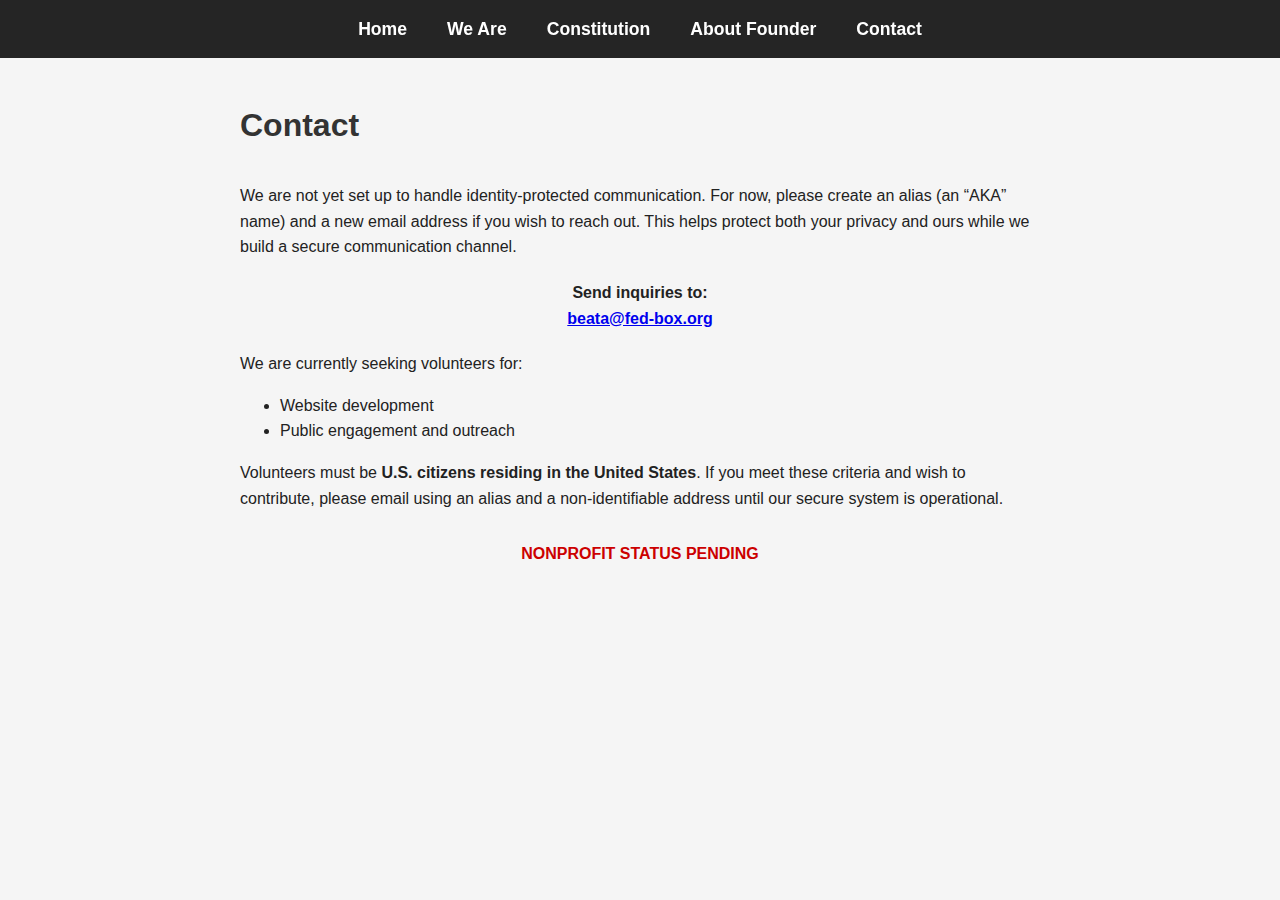
<file: contact.html>
<!doctype html>
<html lang="en">
  <head>
    <meta charset="utf-8">
    <meta name="viewport" content="width=device-width, initial-scale=1">
    <title>Contact</title>
    <style>
      body {
        margin: 0;
        padding: 0;
        background-color: #f5f5f5;
        font-family: Arial, sans-serif;
        line-height: 1.6;
        color: #222;
      }

      /* Navigation bar (same as other pages) */
      nav {
        position: fixed;
        top: 0;
        left: 0;
        width: 100%;
        background-color: rgba(0, 0, 0, 0.85);
        display: flex;
        justify-content: center;
        gap: 40px;
        padding: 15px 0;
        z-index: 10;
      }

      nav a {
        color: white;
        text-decoration: none;
        font-size: 1.1em;
        font-weight: bold;
        transition: color 0.3s;
      }

      nav a:hover {
        color: #ffcc00;
      }

      /* Page content */
      .content {
        max-width: 800px;
        margin: 100px auto 60px;
        padding: 0 20px;
      }

      h1 {
        color: #333;
        margin-bottom: 1em;
      }

      p {
        margin: 1em 0;
      }

      .important {
        color: #c00;
        font-weight: bold;
        text-transform: uppercase;
        text-align: center;
        margin-top: 30px;
      }

      .email {
        font-weight: bold;
        text-align: center;
        margin: 20px 0;
      }
    </style>
  </head>

  <body>
    <nav>
      <a href="index.html">Home</a>
      <a href="weare.html">We Are</a>
      <a href="constitution.html">Constitution</a>
      <a href="founder.html">About Founder</a>
      <a href="contact.html">Contact</a>
    </nav>

    <div class="content">
      <h1>Contact</h1>

      <p>
        We are not yet set up to handle identity-protected communication.
        For now, please create an alias (an “AKA” name) and a new email address
        if you wish to reach out. This helps protect both your privacy and ours
        while we build a secure communication channel.
      </p>

      <p class="email">
        Send inquiries to:<br>
        <a href="mailto:beata@fed-box.org">beata@fed-box.org</a>
      </p>

      <p>
        We are currently seeking volunteers for:
      </p>

      <ul>
        <li>Website development</li>
        <li>Public engagement and outreach</li>
      </ul>

      <p>
        Volunteers must be <strong>U.S. citizens residing in the United States</strong>.
        If you meet these criteria and wish to contribute, please email using an alias and
        a non-identifiable address until our secure system is operational.
      </p>

      <p class="important">Nonprofit status pending</p>
    </div>
  </body>
</html>
</file>
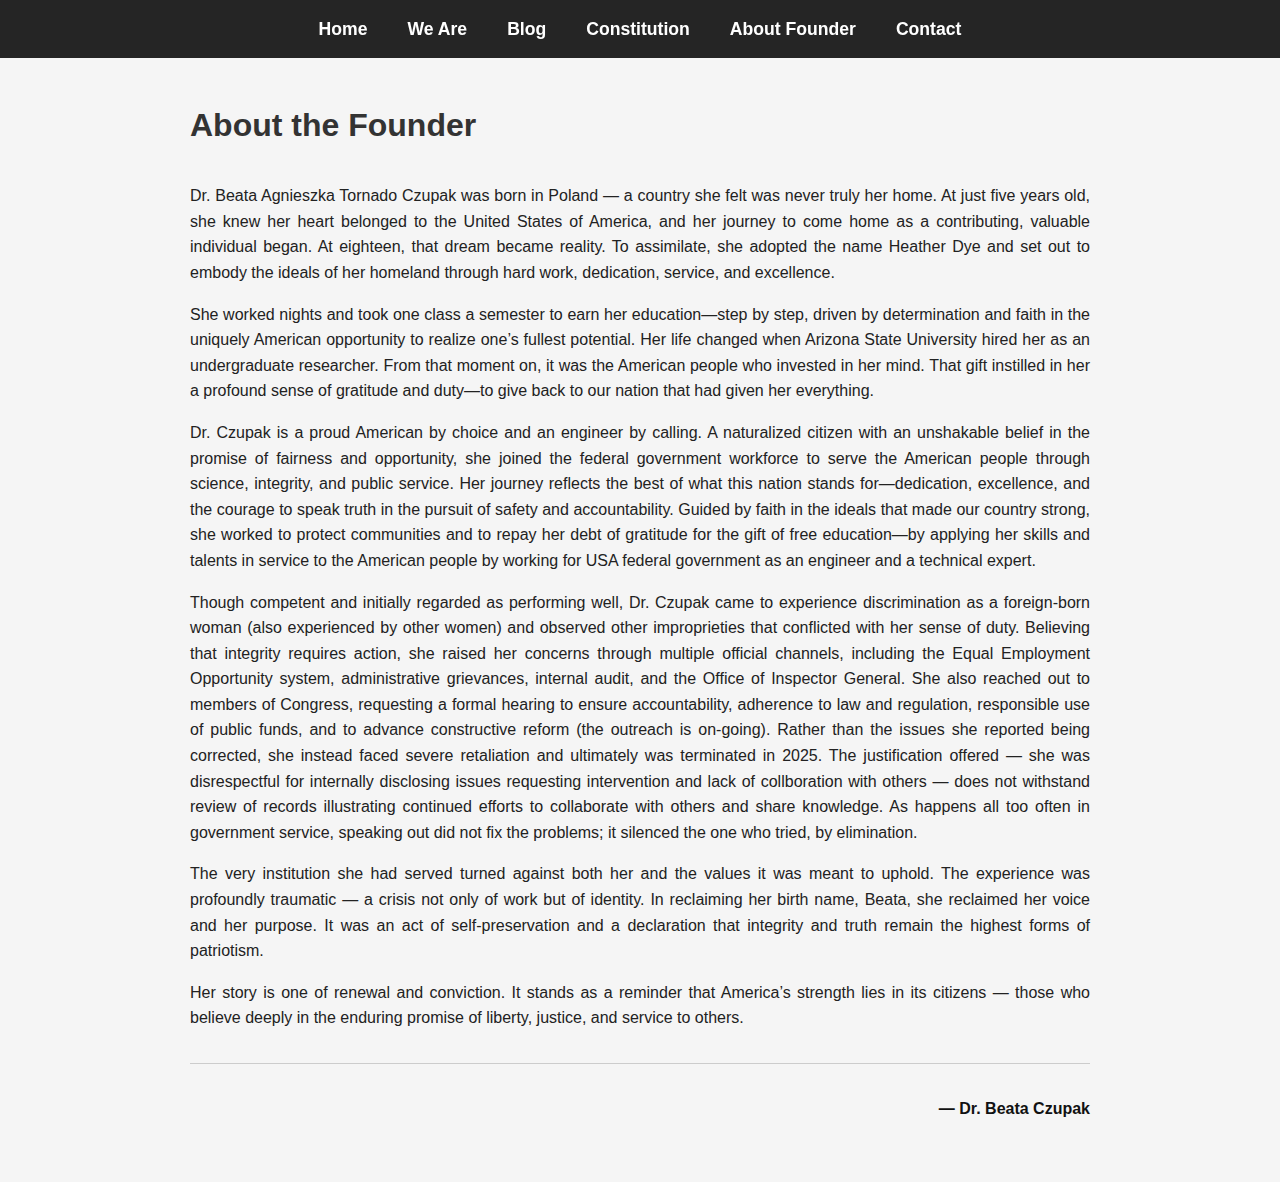
<file: founder.html>
<!doctype html>
<html lang="en">
  <head>
    <meta charset="utf-8">
    <meta name="viewport" content="width=device-width, initial-scale=1">
    <title>About the Founder</title>
    <style>
      body {
        margin: 0;
        padding: 0;
        background-color: #f5f5f5;
        font-family: Arial, sans-serif;
        line-height: 1.6;
        color: #222;
      }

      /* Navigation bar */
      nav {
        position: fixed;
        top: 0;
        left: 0;
        width: 100%;
        background-color: rgba(0, 0, 0, 0.85);
        display: flex;
        justify-content: center;
        gap: 40px;
        padding: 15px 0;
        z-index: 10;
      }

      nav a {
        color: white;
        text-decoration: none;
        font-size: 1.1em;
        font-weight: bold;
        transition: color 0.3s;
      }

      nav a:hover {
        color: #ffcc00;
      }

      /* Page content */
      .content {
        max-width: 900px;
        margin: 100px auto 60px;
        padding: 0 20px;
      }

      h1 {
        color: #333;
        margin-bottom: 1em;
      }

      p {
        margin: 1em 0;
        text-align: justify;
      }

      .signature {
        margin-top: 2em;
        text-align: right;
        font-weight: bold;
        color: #111;
      }

      .divider {
        border-top: 1px solid #ccc;
        margin: 2em 0;
      }
    </style>
  </head>
  <body>
    <nav>
      <a href="index.html">Home</a>
      <a href="weare.html">We Are</a>
      <a href="blog.html">Blog</a>
      <a href="constitution.html">Constitution</a>
      <a href="founder.html">About Founder</a>
      <a href="contact.html">Contact</a>
    </nav>

    <div class="content">
      <h1>About the Founder</h1>

      <p>
        Dr. Beata Agnieszka Tornado Czupak was born in Poland — a country she felt was never truly her home. At just five years old, she knew her heart belonged to the United States of America, and her journey to come home as a contributing, valuable individual began. At eighteen, that dream became reality. To assimilate, she adopted the name Heather Dye and set out to embody the ideals of her homeland through hard work, dedication, service, and excellence.
      </p>

      <p>
        She worked nights and took one class a semester to earn her education—step by step, driven by determination and faith in the uniquely American opportunity to realize one’s fullest potential. Her life changed when Arizona State University hired her as an undergraduate researcher. From that moment on, it was the American people who invested in her mind. That gift instilled in her a profound sense of gratitude and duty—to give back to our nation that had given her everything.
      </p>

      <p>
        Dr. Czupak is a proud American by choice and an engineer by calling. A naturalized citizen with an unshakable belief in the promise of fairness and opportunity, she joined the federal government workforce to serve the American people through science, integrity, and public service. Her journey reflects the best of what this nation stands for—dedication, excellence, and the courage to speak truth in the pursuit of safety and accountability. Guided by faith in the ideals that made our country strong, she worked to protect communities and to repay her debt of gratitude for the gift of free education—by applying her skills and talents in service to the American people by working for USA federal government as an engineer and a technical expert.
      </p>

      <p>
      Though competent and initially regarded as performing well, Dr. Czupak came to experience discrimination as a foreign-born woman (also experienced by other women) and observed other improprieties that conflicted with her sense of duty.  Believing that integrity requires action, she raised her concerns through multiple official channels, including the Equal Employment Opportunity system, administrative grievances, internal audit, and the Office of Inspector General.  She also reached out to members of Congress, requesting a formal hearing to ensure accountability, adherence to law and regulation, responsible use of public funds, and to advance constructive reform (the outreach is on-going).  Rather than the issues she reported being corrected, she instead faced severe retaliation and ultimately was terminated in 2025.  The justification offered — she was disrespectful for internally disclosing issues requesting intervention and lack of collboration with others — does not withstand review of records illustrating continued efforts to collaborate with others and share knowledge.  As happens all too often in government service, speaking out did not fix the problems; it silenced the one who tried, by elimination.
      </p>

      <p>
      The very institution she had served turned against both her and the values it was meant to uphold. The experience was profoundly traumatic — a crisis not only of work but of identity. In reclaiming her birth name, Beata, she reclaimed her voice and her purpose. It was an act of self-preservation and a declaration that integrity and truth remain the highest forms of patriotism.
      </p>

      <p>
        Her story is one of renewal and conviction. It stands as a reminder that America’s strength lies in its citizens — those who believe deeply in the enduring promise of liberty, justice, and service to others.
      </p>

      <div class="divider"></div>
      <p class="signature">— Dr. Beata Czupak</p>
    </div>
  </body>
</html>
</file>
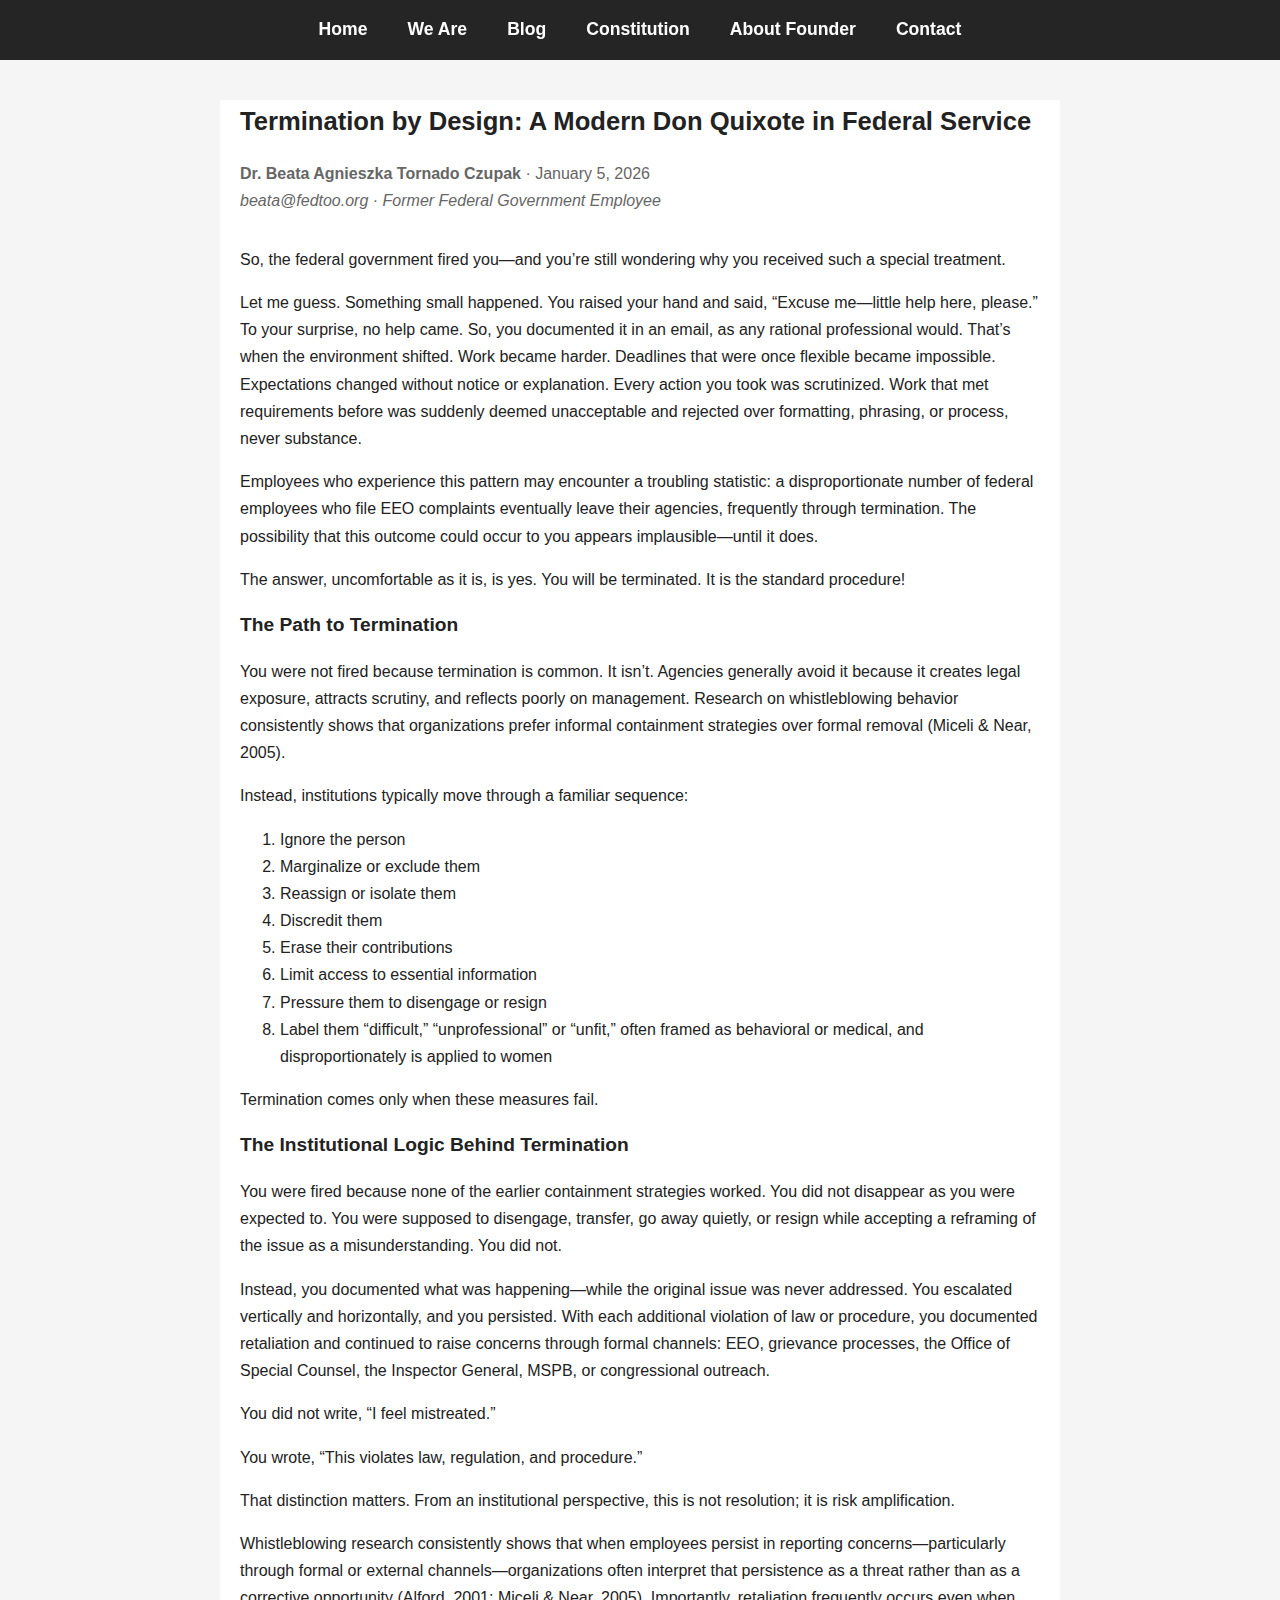
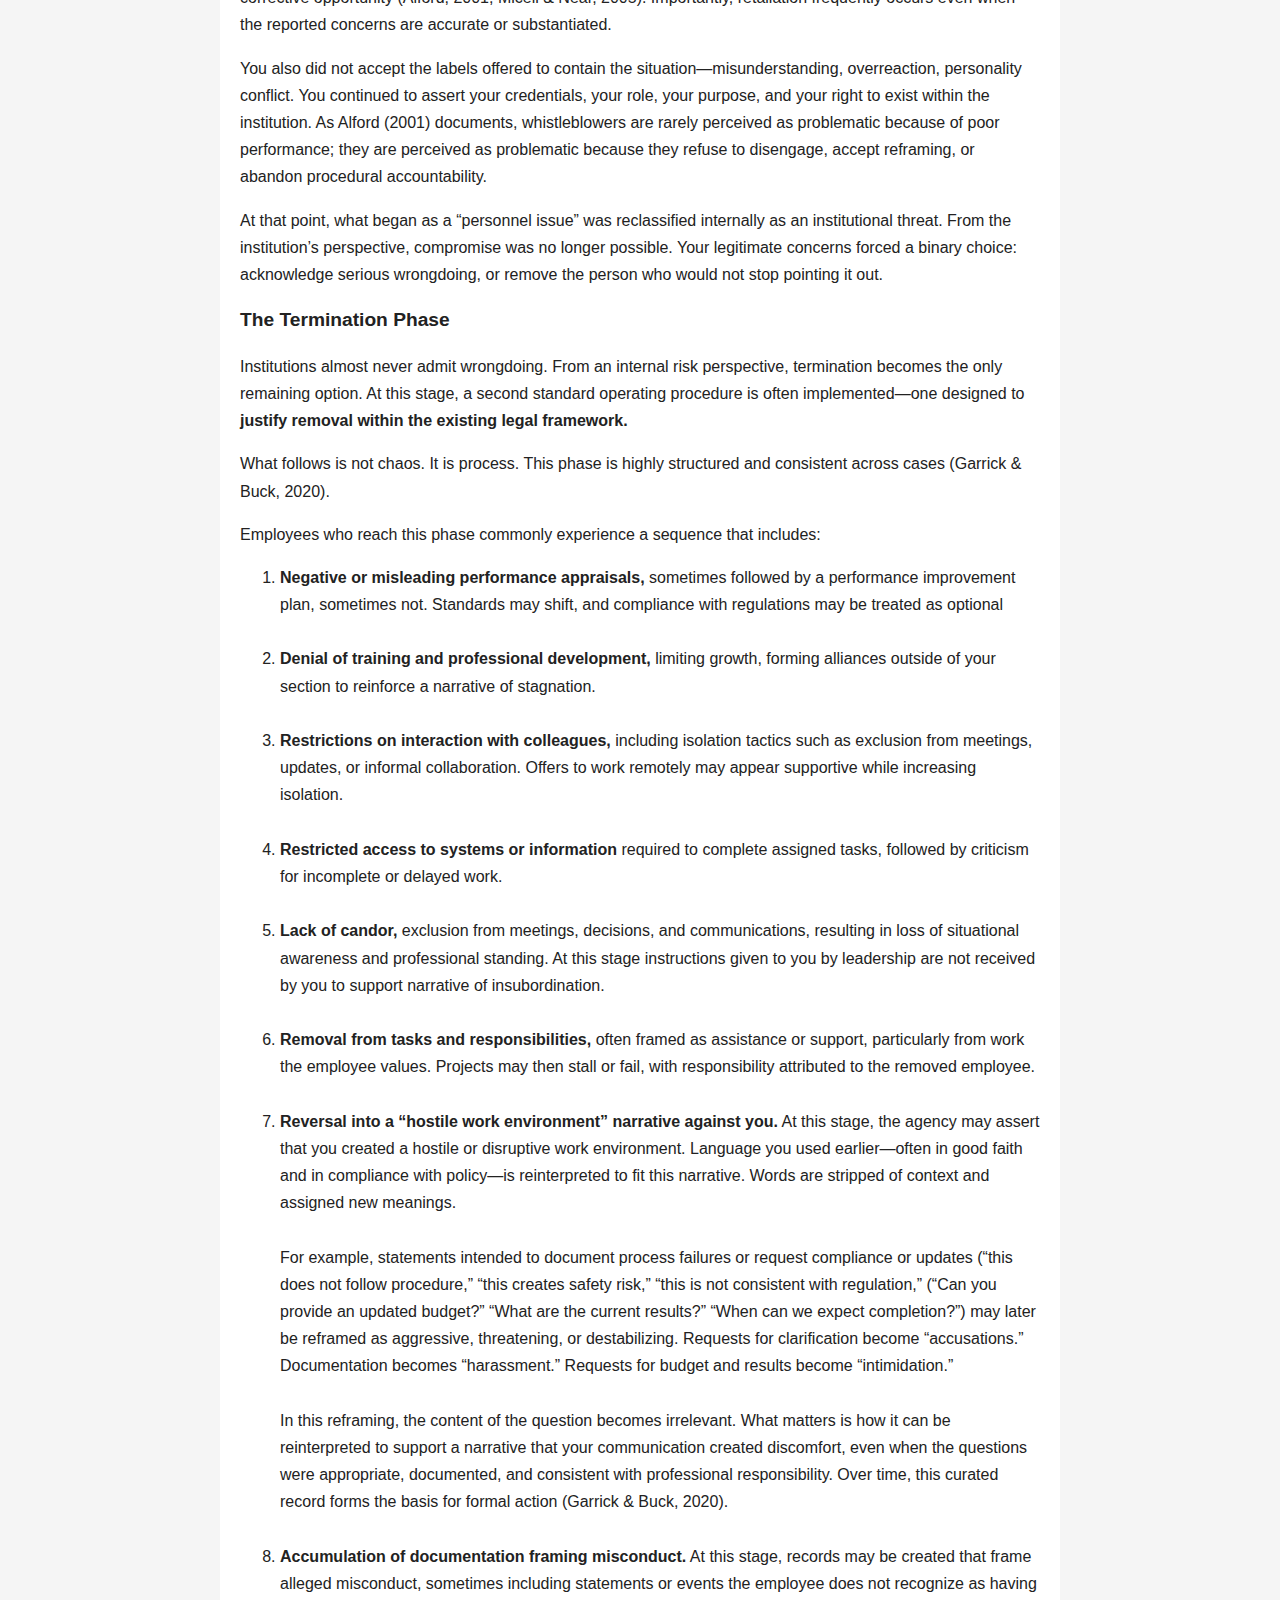
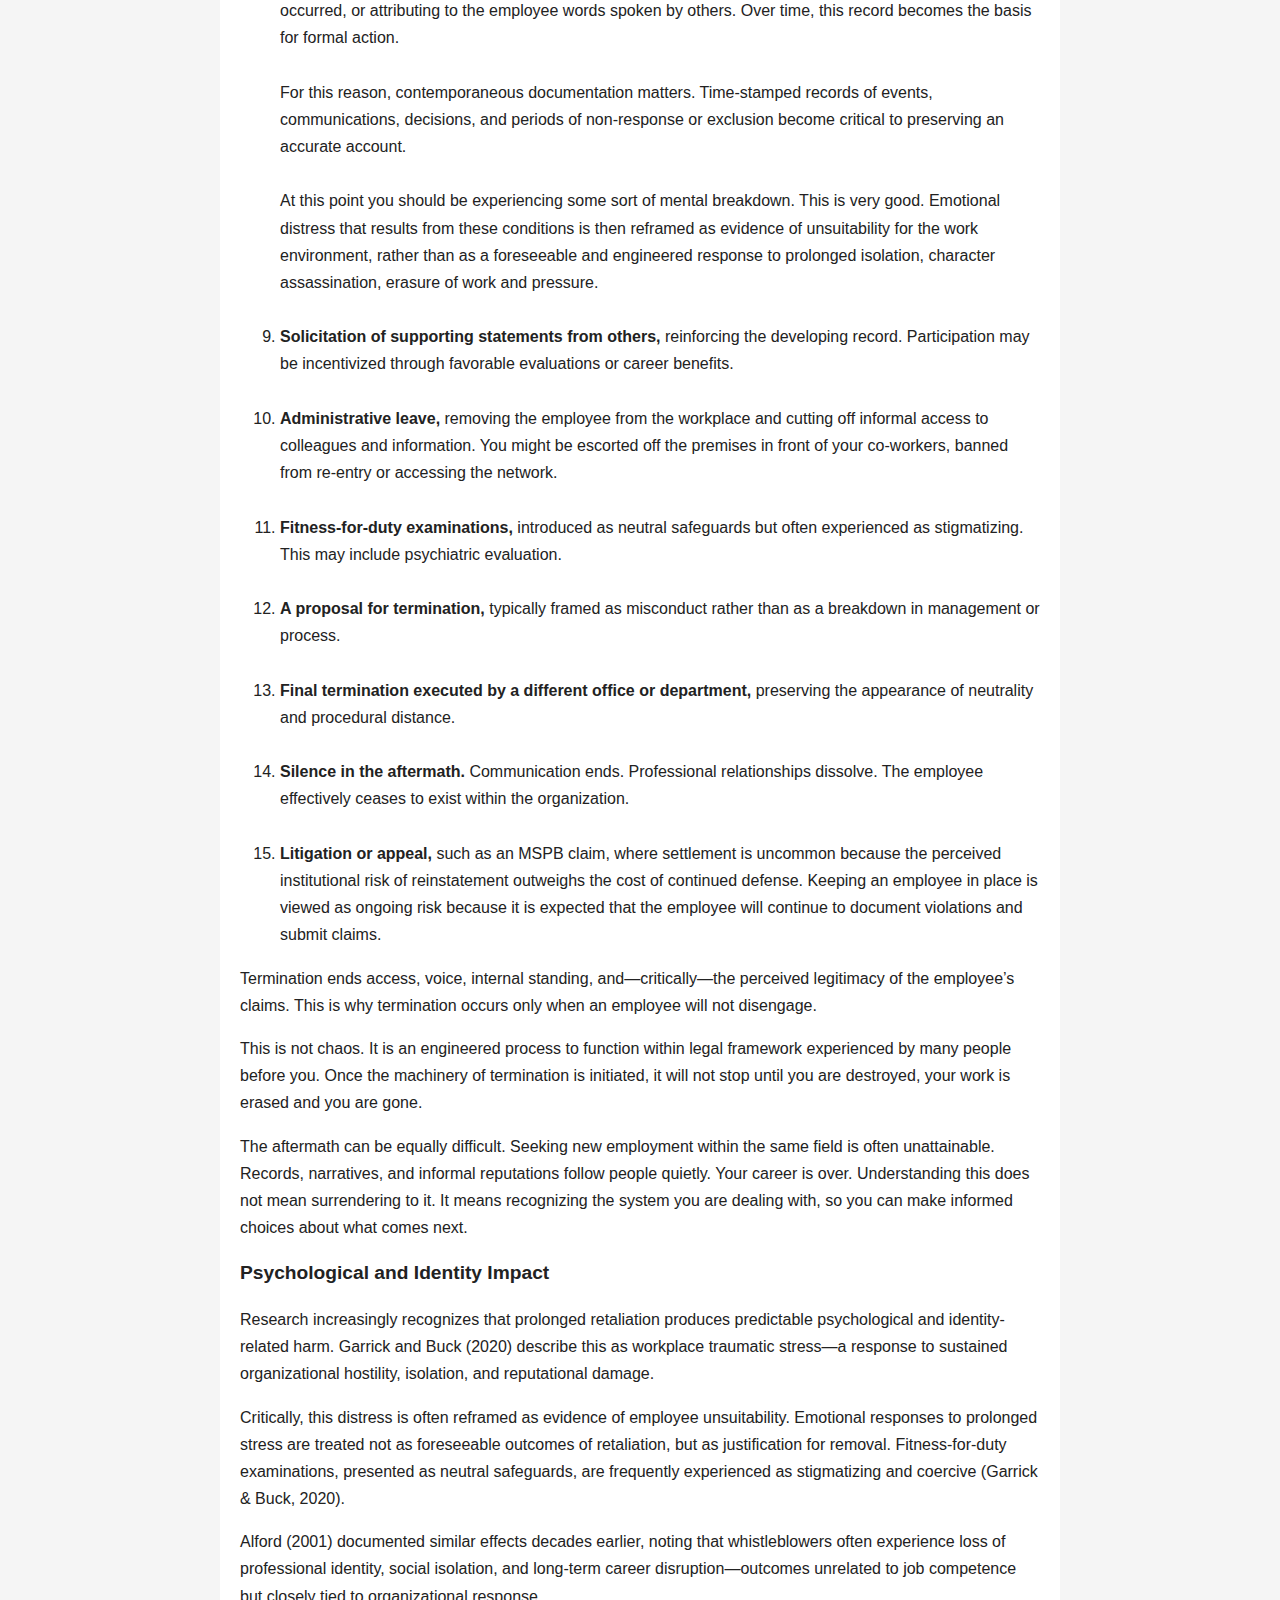
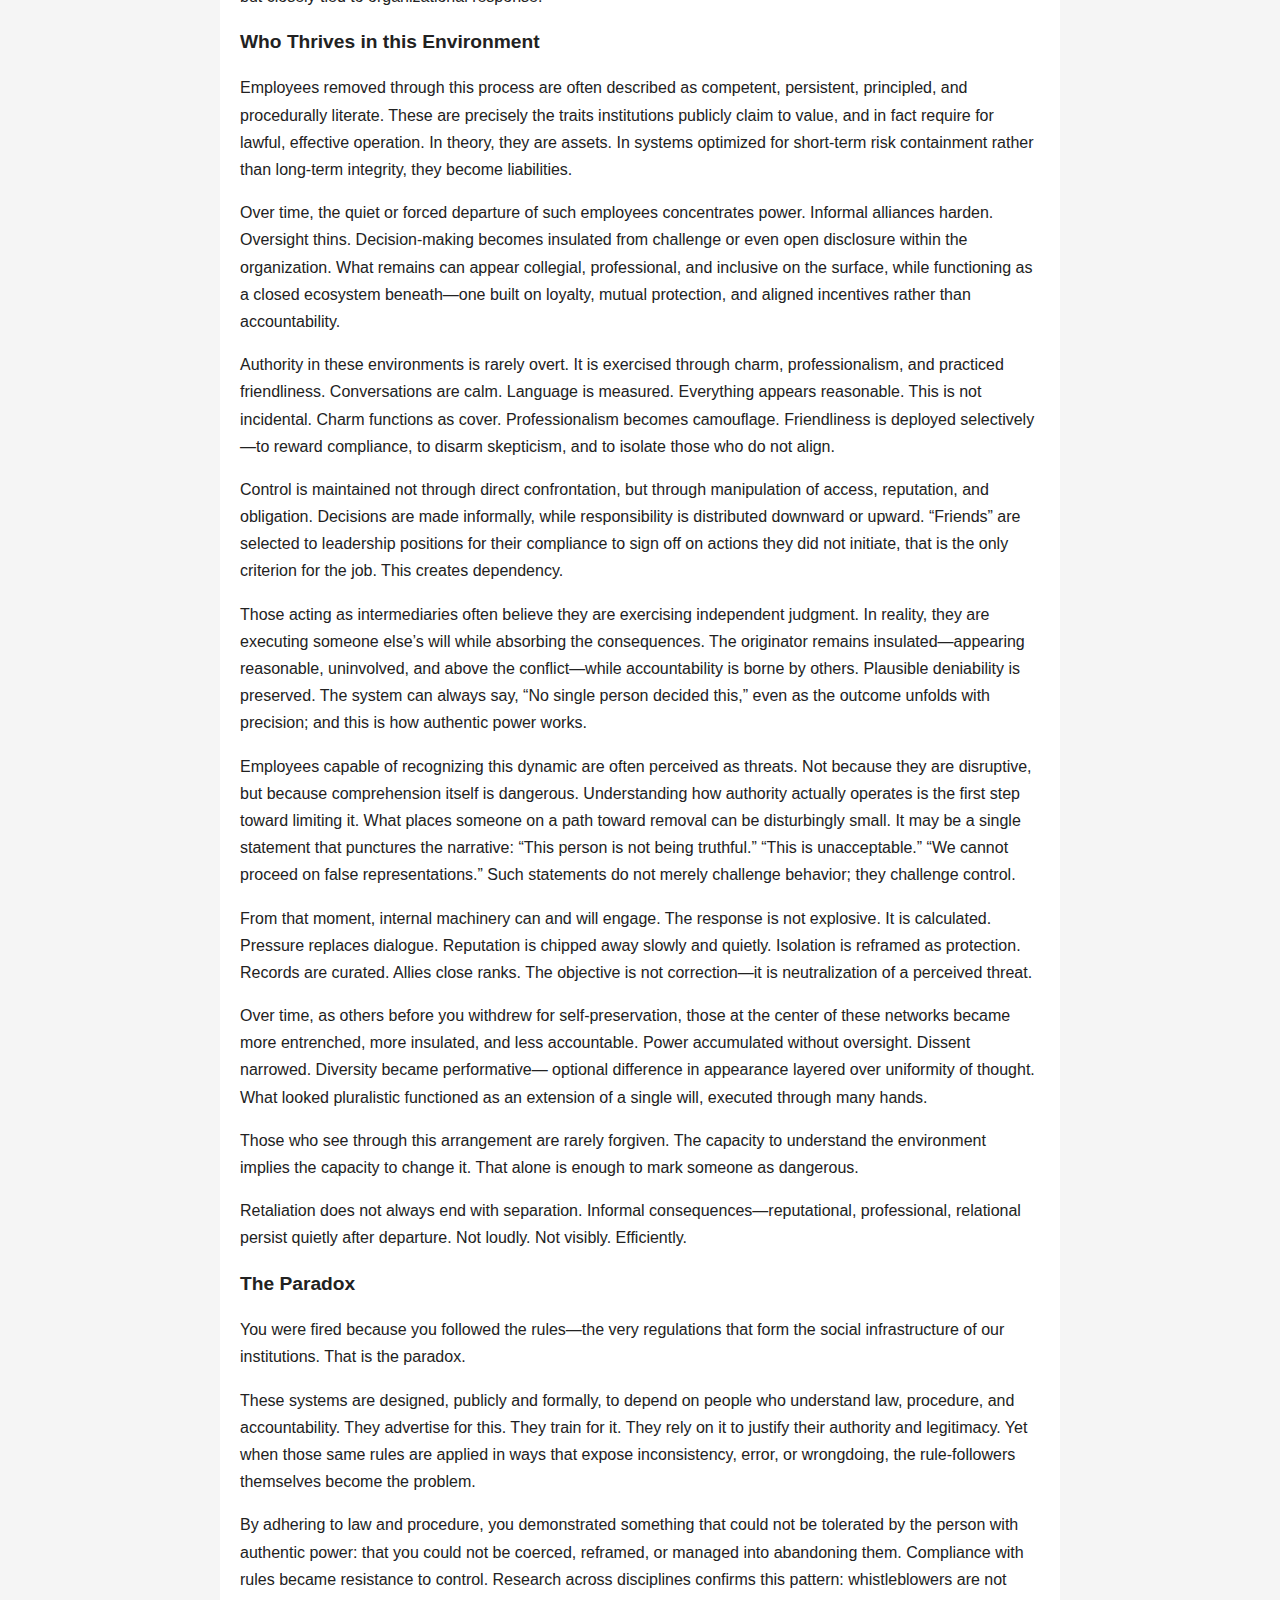
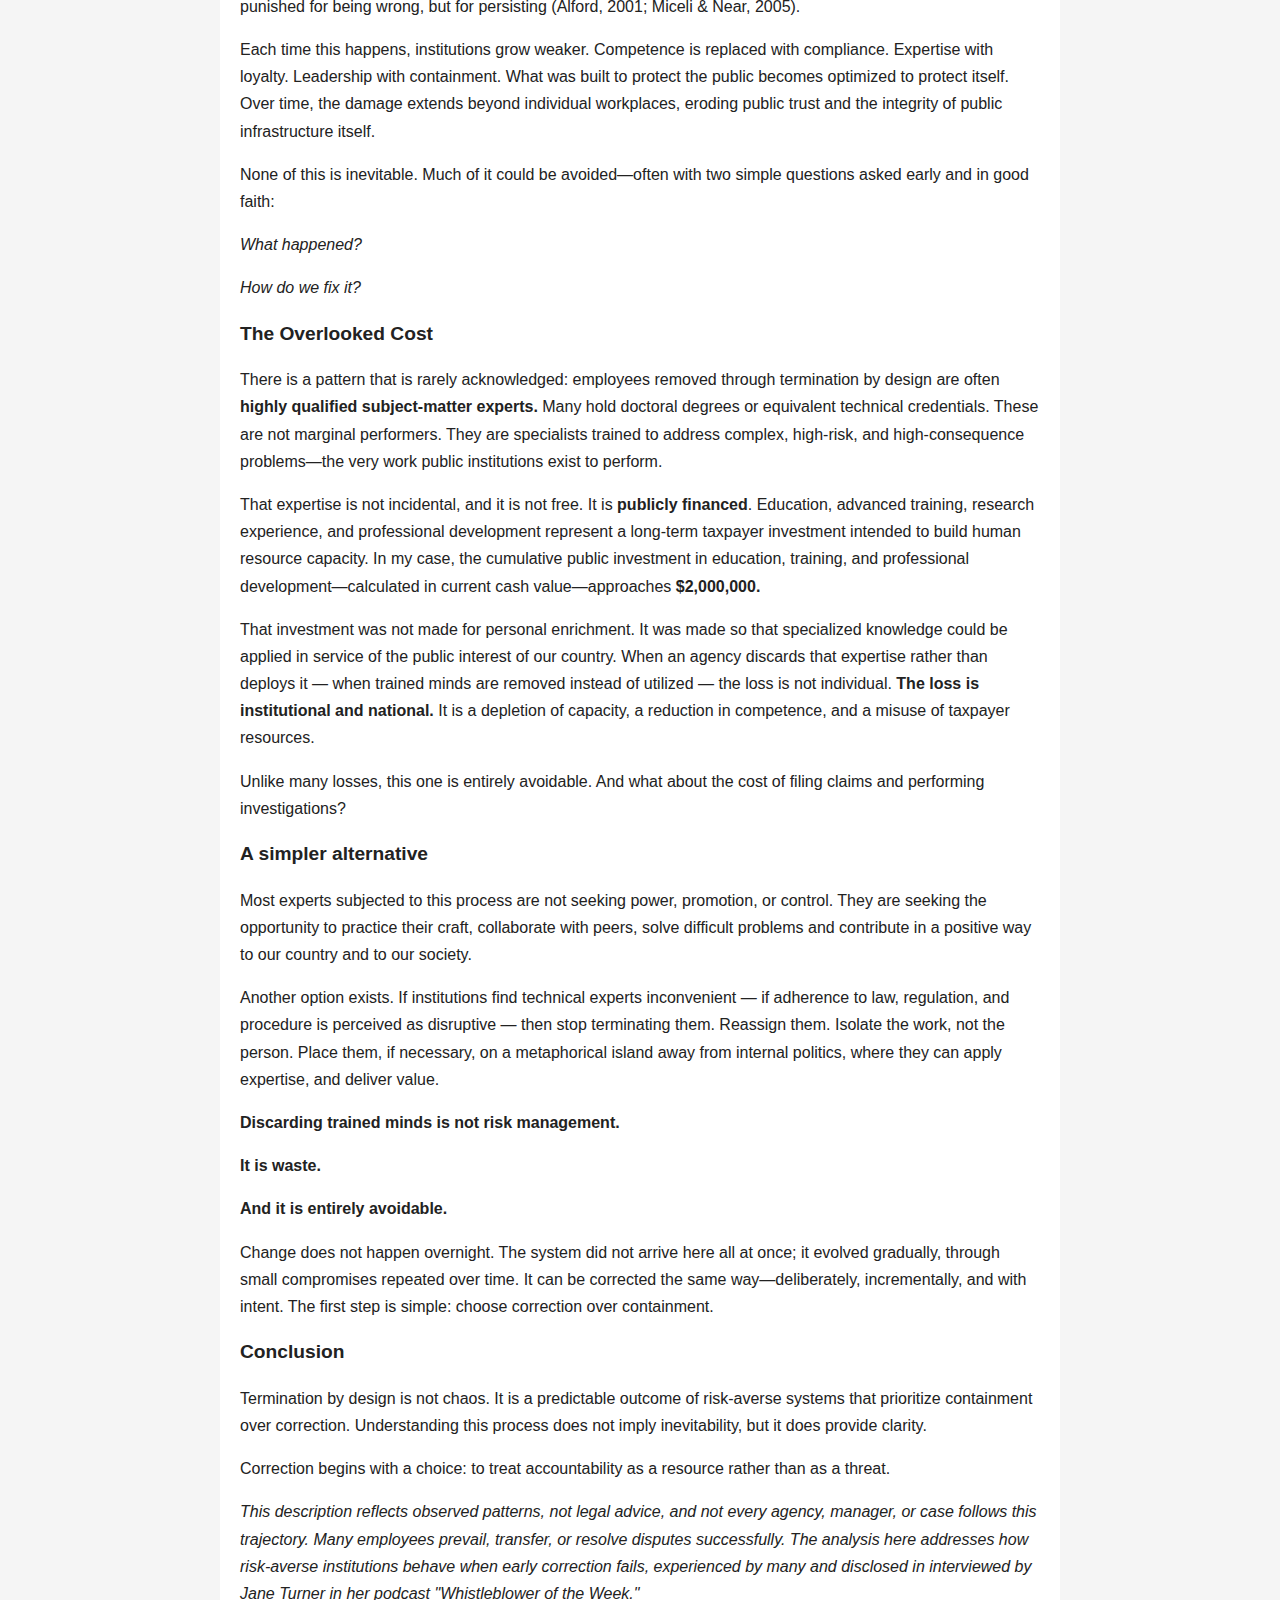
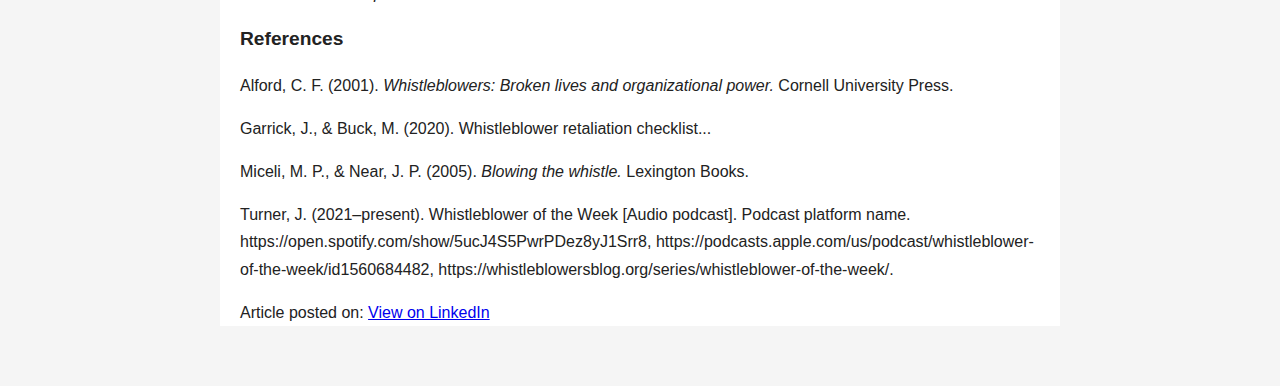
<file: termination-by-design.html>
<!doctype html>
<html lang="en">
  <head>
    <meta charset="utf-8">
    <meta name="viewport" content="width=device-width, initial-scale=1">
    <title>Termination by Design</title>

    <style>
      body {
        margin: 0;
        padding: 0;
        background-color: #f5f5f5;
        font-family: Arial, sans-serif;
        line-height: 1.7;
        color: #222;
      }

	p, ol, ul, li {
  	font-size: 1em;
	}


      nav {
        position: fixed;
        top: 0;
        left: 0;
        width: 100%;
        background-color: rgba(0, 0, 0, 0.85);
        display: flex;
        justify-content: center;
        gap: 40px;
        padding: 15px 0;
        z-index: 10;
      }

      nav a {
        color: white;
        text-decoration: none;
        font-size: 1.1em;
        font-weight: bold;
      }

      nav a:hover {
        color: #ffcc00;
      }

      .content {
        max-width: 800px;
        margin: 100px auto 60px;
        padding: 0 20px;
        background-color: #fff;
      }


	.content h1 {
  	font-size: 1.6em;
 	 margin-bottom: 0.3em;
	}

	.content h2 {
  	font-size: 1.2em;
 	 margin-bottom: 0.3em;
	}


      .meta {
        color: #666;

        margin-bottom: 2em;
      }
    </style>
  </head>

  <body>
    <nav>
      <a href="index.html">Home</a>
      <a href="weare.html">We Are</a>
      <a href="blog.html">Blog</a>
      <a href="constitution.html">Constitution</a>
      <a href="founder.html">About Founder</a>
      <a href="contact.html">Contact</a>
    </nav>

    <div class="content">
      <h1>Termination by Design: A Modern Don Quixote in Federal Service</h1>
      <p class="meta">
        <strong>Dr. Beata Agnieszka Tornado Czupak</strong> · January 5, 2026 <br>
<em> beata@fedtoo.org · Former Federal Government Employee </em>
      </p>

      <p>
        So, the federal government fired you—and you’re still wondering why you received such a special treatment.
      </p>

      <p>
       Let me guess. Something small happened. You raised your hand and said, “Excuse me—little help here, please.” 
        To your surprise, no help came. So, you documented it in an email, as any rational professional would.  
        That’s when the environment shifted.  Work became harder. Deadlines that were once flexible became impossible. 
        Expectations changed without notice or explanation. Every action you took was scrutinized. Work that met requirements 
        before was suddenly deemed unacceptable and rejected over formatting, phrasing, or process, never substance.
      </p>


     <p>
       Employees who experience this pattern may encounter a troubling statistic: a disproportionate number of federal employees who file EEO complaints eventually leave their agencies, frequently through termination. The possibility that this outcome could occur to you appears implausible—until it does.
    </p>



     <p>
	The answer, uncomfortable as it is, is yes. You will be terminated.  It is the standard procedure!
    </p>

 	<h2>The Path to Termination</h2>

     <p>
You were not fired because termination is common. It isn’t. Agencies generally avoid it because it creates legal exposure, attracts scrutiny, and reflects poorly on management. Research on whistleblowing behavior consistently shows that organizations prefer informal containment strategies over formal removal (Miceli & Near, 2005).
    </p>

     <p>
Instead, institutions typically move through a familiar sequence:
    </p>

<ol>
  <li>Ignore the person</li>
  <li>Marginalize or exclude them</li>
  <li>Reassign or isolate them</li>
  <li>Discredit them</li>
  <li>Erase their contributions</li>
	 <li>Limit access to essential information</li>
	 <li>Pressure them to disengage or resign</li>
	 <li>Label them “difficult,” “unprofessional” or “unfit,” often framed as behavioral or medical, and disproportionately is applied to women</li>

</ol>

     <p>
Termination comes only when these measures fail.
    </p>



<h2>The Institutional Logic Behind Termination</h2>

     <p>
You were fired because none of the earlier containment strategies worked. You did not disappear as you were expected to. You were supposed to disengage, transfer, go away quietly, or resign while accepting a reframing of the issue as a misunderstanding. You did not.
    </p>

     <p>
Instead, you documented what was happening—while the original issue was never addressed. You escalated vertically and horizontally, and you persisted. With each additional violation of law or procedure, you documented retaliation and continued to raise concerns through formal channels: EEO, grievance processes, the Office of Special Counsel, the Inspector General, MSPB, or congressional outreach.
    </p>

     <p>
You did not write, “I feel mistreated.”
    </p>

     <p>
You wrote, “This violates law, regulation, and procedure.”
    </p>

     <p>
That distinction matters. From an institutional perspective, this is not resolution; it is risk amplification.
    </p>

     <p>
Whistleblowing research consistently shows that when employees persist in reporting concerns—particularly through formal or external channels—organizations often interpret that persistence as a threat rather than as a corrective opportunity (Alford, 2001; Miceli & Near, 2005). Importantly, retaliation frequently occurs even when the reported concerns are accurate or substantiated.
    </p>

     <p>
You also did not accept the labels offered to contain the situation—misunderstanding, overreaction, personality conflict. You continued to assert your credentials, your role, your purpose, and your right to exist within the institution. As Alford (2001) documents, whistleblowers are rarely perceived as problematic because of poor performance; they are perceived as problematic because they refuse to disengage, accept reframing, or abandon procedural accountability.
    </p>

     <p>
At that point, what began as a “personnel issue” was reclassified internally as an institutional threat. From the institution’s perspective, compromise was no longer possible. Your legitimate concerns forced a binary choice: acknowledge serious wrongdoing, or remove the person who would not stop pointing it out.
    </p>



<h2>The Termination Phase</h2>

     <p>
Institutions almost never admit wrongdoing. From an internal risk perspective, termination becomes the only remaining option. At this stage, a second standard operating procedure is often implemented—one designed to <strong>justify removal within the existing legal framework.</strong>
    </p>

     <p>
What follows is not chaos. It is process.  This phase is highly structured and consistent across cases (Garrick & Buck, 2020).
    </p>

     <p>
Employees who reach this phase commonly experience a sequence that includes:
    </p>

<ol>
  <li><strong>Negative or misleading performance appraisals,</strong> sometimes followed by a performance improvement plan, sometimes not. Standards may shift, and compliance with regulations may be treated as optional</li> <br>

  <li><strong>Denial of training and professional development,</strong> limiting growth, forming alliances outside of your section to reinforce a narrative of stagnation.</li> <br>

  <li><strong>Restrictions on interaction with colleagues,</strong> including isolation tactics such as exclusion from meetings, updates, or informal collaboration. Offers to work remotely may appear supportive while increasing isolation.</li> <br>

  <li><strong>Restricted access to systems or information</strong> required to complete assigned tasks, followed by criticism for incomplete or delayed work.</li> <br>

  <li><strong>Lack of candor,</strong> exclusion from meetings, decisions, and communications, resulting in loss of situational awareness and professional standing.  At this stage instructions given to you by leadership are not received by you to support narrative of insubordination.</li> <br>

	 <li><strong>Removal from tasks and responsibilities,</strong> often framed as assistance or support, particularly from work the employee values. Projects may then stall or fail, with responsibility attributed to the removed employee.</li> <br>

	 <li><strong>Reversal into a “hostile work environment” narrative against you.</strong> At this stage, the agency may assert that you created a hostile or disruptive work environment. Language you used earlier—often in good faith and in compliance with policy—is reinterpreted to fit this narrative. Words are stripped of context and assigned new meanings.<br><br>

For example, statements intended to document process failures or request compliance or updates (“this does not follow procedure,” “this creates safety risk,” “this is not consistent with regulation,” (“Can you provide an updated budget?” “What are the current results?” “When can we expect completion?”) may later be reframed as aggressive, threatening, or destabilizing. Requests for clarification become “accusations.” Documentation becomes “harassment.” Requests for budget and results  become “intimidation.” <br><br>

In this reframing, the content of the question becomes irrelevant. What matters is how it can be reinterpreted to support a narrative that your communication created discomfort, even when the questions were appropriate, documented, and consistent with professional responsibility.  Over time, this curated record forms the basis for formal action (Garrick & Buck, 2020). </li> <br>



	<li><strong>Accumulation of documentation framing misconduct.</strong> At this stage, records may be created that frame alleged misconduct, sometimes including statements or events the employee does not recognize as having occurred, or attributing to the employee words spoken by others. Over time, this record becomes the basis for formal action.<br><br>

For this reason, contemporaneous documentation matters. Time-stamped records of events, communications, decisions, and periods of non-response or exclusion become critical to preserving an accurate account.<br><br>

At this point you should be experiencing some sort of mental breakdown.  This is very good.  Emotional distress that results from these conditions is then reframed as evidence of unsuitability for the work environment, rather than as a foreseeable and engineered response to prolonged isolation, character assassination, erasure of work and pressure.  </li><br>


<li><strong>Solicitation of supporting statements from others,</strong> reinforcing the developing record. Participation may be incentivized through favorable evaluations or career benefits.</li><br>

<li><strong>Administrative leave,</strong> removing the employee from the workplace and cutting off informal access to colleagues and information.  You might be escorted off the premises in front of your co-workers, banned from re-entry or accessing the network.</li><br>

<li><strong>Fitness-for-duty examinations,</strong> introduced as neutral safeguards but often experienced as stigmatizing.  This may include psychiatric evaluation.</li><br>

<li><strong>A proposal for termination,</strong> typically framed as misconduct rather than as a breakdown in management or process.</li><br>

<li><strong>Final termination executed by a different office or department,</strong> preserving the appearance of neutrality and procedural distance.</li><br>

<li><strong>Silence in the aftermath.</strong> Communication ends. Professional relationships dissolve. The employee effectively ceases to exist within the organization.</li><br>

<li><strong>Litigation or appeal,</strong> such as an MSPB claim, where settlement is uncommon because the perceived institutional risk of reinstatement outweighs the cost of continued defense.  Keeping an employee in place is viewed as ongoing risk because it is expected that the employee will continue to document violations and submit claims.</li>
</ol>

     <p>
Termination ends access, voice, internal standing, and—critically—the perceived legitimacy of the employee’s claims.  This is why termination occurs only when an employee will not disengage.
    </p>

     <p>
This is not chaos. It is an engineered process to function within legal framework experienced by many people before you.  Once the machinery of termination is initiated, it will not stop until you are destroyed, your work is erased and you are gone.  
    </p>

     <p>
The aftermath can be equally difficult. Seeking new employment within the same field is often unattainable. Records, narratives, and informal reputations follow people quietly. Your career is over.   Understanding this does not mean surrendering to it. It means recognizing the system you are dealing with, so you can make informed choices about what comes next.
    </p>



<h2>Psychological and Identity Impact</h2>

     <p>
Research increasingly recognizes that prolonged retaliation produces predictable psychological and identity-related harm. Garrick and Buck (2020) describe this as workplace traumatic stress—a response to sustained organizational hostility, isolation, and reputational damage.
    </p>

     <p>
Critically, this distress is often reframed as evidence of employee unsuitability. Emotional responses to prolonged stress are treated not as foreseeable outcomes of retaliation, but as justification for removal. Fitness-for-duty examinations, presented as neutral safeguards, are frequently experienced as stigmatizing and coercive (Garrick & Buck, 2020).
    </p>

     <p>
Alford (2001) documented similar effects decades earlier, noting that whistleblowers often experience loss of professional identity, social isolation, and long-term career disruption—outcomes unrelated to job competence but closely tied to organizational response.
    </p>

<h2>Who Thrives in this Environment</h2>

     <p>
Employees removed through this process are often described as competent, persistent, principled, and procedurally literate. These are precisely the traits institutions publicly claim to value, and in fact require for lawful, effective operation. In theory, they are assets. In systems optimized for short-term risk containment rather than long-term integrity, they become liabilities.
    </p>

     <p>
Over time, the quiet or forced departure of such employees concentrates power. Informal alliances harden. Oversight thins. Decision-making becomes insulated from challenge or even open disclosure within the organization. What remains can appear collegial, professional, and inclusive on the surface, while functioning as a closed ecosystem beneath—one built on loyalty, mutual protection, and aligned incentives rather than accountability.
    </p>

     <p>
Authority in these environments is rarely overt. It is exercised through charm, professionalism, and practiced friendliness. Conversations are calm. Language is measured. Everything appears reasonable. This is not incidental. Charm functions as cover. Professionalism becomes camouflage. Friendliness is deployed selectively—to reward compliance, to disarm skepticism, and to isolate those who do not align.
    </p>

     <p>
Control is maintained not through direct confrontation, but through manipulation of access, reputation, and obligation. Decisions are made informally, while responsibility is distributed downward or upward. “Friends” are selected to leadership positions for their compliance to sign off on actions they did not initiate, that is the only criterion for the job.  This creates dependency.
    </p>

     <p>
Those acting as intermediaries often believe they are exercising independent judgment. In reality, they are executing someone else’s will while absorbing the consequences. The originator remains insulated—appearing reasonable, uninvolved, and above the conflict—while accountability is borne by others. Plausible deniability is preserved. The system can always say, “No single person decided this,” even as the outcome unfolds with precision; and this is how authentic power works.
    </p>

     <p>
Employees capable of recognizing this dynamic are often perceived as threats. Not because they are disruptive, but because comprehension itself is dangerous. Understanding how authority actually operates is the first step toward limiting it.  What places someone on a path toward removal can be disturbingly small. It may be a single statement that punctures the narrative: “This person is not being truthful.” “This is unacceptable.” “We cannot proceed on false representations.” Such statements do not merely challenge behavior; they challenge control.
    </p>

     <p>
From that moment, internal machinery can and will engage. The response is not explosive. It is calculated. Pressure replaces dialogue. Reputation is chipped away slowly and quietly. Isolation is reframed as protection. Records are curated. Allies close ranks. The objective is not correction—it is neutralization of a perceived threat.
    </p>

     <p>
Over time, as others before you withdrew for self-preservation, those at the center of these networks became more entrenched, more insulated, and less accountable. Power accumulated without oversight. Dissent narrowed. Diversity became performative— optional difference in appearance layered over uniformity of thought. What looked pluralistic functioned as an extension of a single will, executed through many hands.
    </p>

     <p>
Those who see through this arrangement are rarely forgiven. The capacity to understand the environment implies the capacity to change it. That alone is enough to mark someone as dangerous.
    </p>

     <p>
Retaliation does not always end with separation. Informal consequences—reputational, professional, relational persist quietly after departure. Not loudly. Not visibly. Efficiently.
    </p>


<h2>The Paradox</h2>

     <p>
You were fired because you followed the rules—the very regulations that form the social infrastructure of our institutions. That is the paradox.  
    </p>

     <p>
These systems are designed, publicly and formally, to depend on people who understand law, procedure, and accountability. They advertise for this. They train for it. They rely on it to justify their authority and legitimacy.  Yet when those same rules are applied in ways that expose inconsistency, error, or wrongdoing, the rule-followers themselves become the problem.
    </p>

     <p>
By adhering to law and procedure, you demonstrated something that could not be tolerated by the person with authentic power: that you could not be coerced, reframed, or managed into abandoning them. Compliance with rules became resistance to control.  Research across disciplines confirms this pattern: whistleblowers are not punished for being wrong, but for persisting (Alford, 2001; Miceli & Near, 2005).
    </p>

     <p>
Each time this happens, institutions grow weaker. Competence is replaced with compliance. Expertise with loyalty. Leadership with containment. What was built to protect the public becomes optimized to protect itself. Over time, the damage extends beyond individual workplaces, eroding public trust and the integrity of public infrastructure itself.
    </p>

     <p>
None of this is inevitable. Much of it could be avoided—often with two simple questions asked early and in good faith:
    </p>

     <p><em>
What happened?
    </em></p>

     <p><em>
How do we fix it?
    </em></p>

<h2>The Overlooked Cost</h2>

     <p>
There is a pattern that is rarely acknowledged: employees removed through termination by design are often <strong>highly qualified subject-matter experts.</strong> Many hold doctoral degrees or equivalent technical credentials. These are not marginal performers. They are specialists trained to address complex, high-risk, and high-consequence problems—the very work public institutions exist to perform.
    </p>

     <p>
That expertise is not incidental, and it is not free. It is <strong>publicly financed</strong>.  Education, advanced training, research experience, and professional development represent a long-term taxpayer investment intended to build human resource capacity. In my case, the cumulative public investment in education, training, and professional development—calculated in current cash value—approaches <strong>$2,000,000.</strong>
    </p>

     <p>
That investment was not made for personal enrichment. It was made so that specialized knowledge could be applied in service of the public interest of our country.  When an agency discards that expertise rather than deploys it — when trained minds are removed instead of utilized — the loss is not individual. <strong>The loss is institutional and national.</strong> It is a depletion of capacity, a reduction in competence, and a misuse of taxpayer resources.
    </p>

     <p>
Unlike many losses, this one is entirely avoidable.  And what about the cost of filing claims and performing investigations?
    </p>

<h2>A simpler alternative</h2>

     <p>
Most experts subjected to this process are not seeking power, promotion, or control. They are seeking the opportunity to practice their craft, collaborate with peers, solve difficult problems and contribute in a positive way to our country and to our society.
    </p>

     <p>
Another option exists.  If institutions find technical experts inconvenient — if adherence to law, regulation, and procedure is perceived as disruptive — then stop terminating them. Reassign them. Isolate the work, not the person. Place them, if necessary, on a metaphorical island away from internal politics, where they can apply expertise, and deliver value.
    </p>

     <p><strong>
Discarding trained minds is not risk management.
    </p></strong>

     <p><strong>
It is waste.
     </p></strong>

     <p><strong>
And it is entirely avoidable.
        </p></strong>

     <p>
Change does not happen overnight. The system did not arrive here all at once; it evolved gradually, through small compromises repeated over time. It can be corrected the same way—deliberately, incrementally, and with intent.  The first step is simple: choose correction over containment.
    </p>


<h2> Conclusion</h2>

     <p>
Termination by design is not chaos. It is a predictable outcome of risk-averse systems that prioritize containment over correction. Understanding this process does not imply inevitability, but it does provide clarity.
    </p>

     <p>
Correction begins with a choice: to treat accountability as a resource rather than as a threat.
    </p>


     <p><em>
This description reflects observed patterns, not legal advice, and not every agency, manager, or case follows this trajectory. Many employees prevail, transfer, or resolve disputes successfully. The analysis here addresses how risk-averse institutions behave when early correction fails, experienced by many and disclosed in interviewed by Jane Turner in her podcast "Whistleblower of the Week."
    </p></em>





      <h2>References</h2>
      <p>
        Alford, C. F. (2001). <em>Whistleblowers: Broken lives and organizational power.</em> Cornell University Press.
      </p>
      <p>
        Garrick, J., & Buck, M. (2020). Whistleblower retaliation checklist...
      </p>
      <p>
        Miceli, M. P., & Near, J. P. (2005). <em>Blowing the whistle.</em> Lexington Books.
      </p>
      <p>
        Turner, J. (2021–present). Whistleblower of the Week [Audio podcast]. Podcast platform name. https://open.spotify.com/show/5ucJ4S5PwrPDez8yJ1Srr8, https://podcasts.apple.com/us/podcast/whistleblower-of-the-week/id1560684482, https://whistleblowersblog.org/series/whistleblower-of-the-week/.
      </p>

<p> <stong>Article posted on: </strong>

<a class="linkedin-btn"
   href="https://www.linkedin.com/posts/jackie-garrick-321189a_termination-by-design-a-modern-don-quixote-activity-7414018345265610752-6be_?utm_source=share&utm_medium=member_desktop&rcm=ACoAABAiSBIBI--yE6p6ErqfHEu9eb8WzgEKdwM"
   target="_blank" rel="noopener">
  View on LinkedIn
</a> </p>

    </div>
  </body>
</html>
</file>
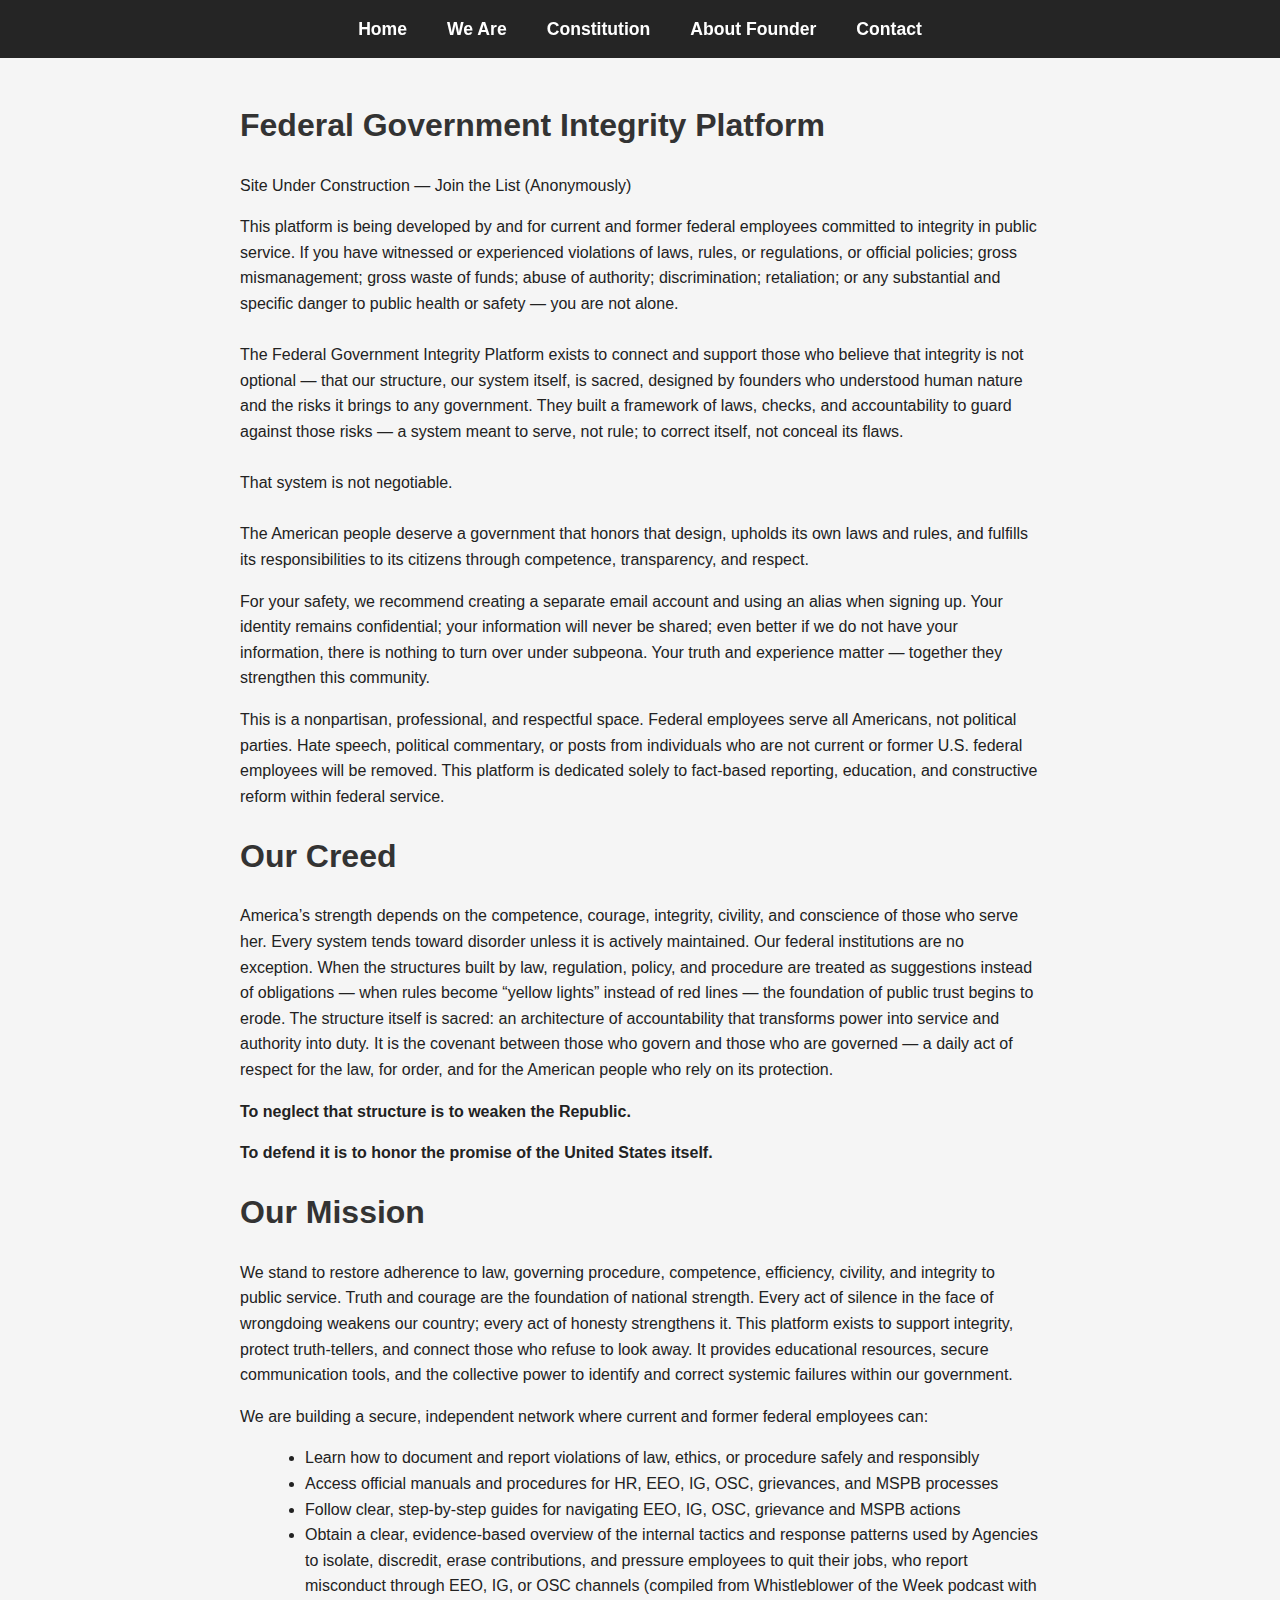
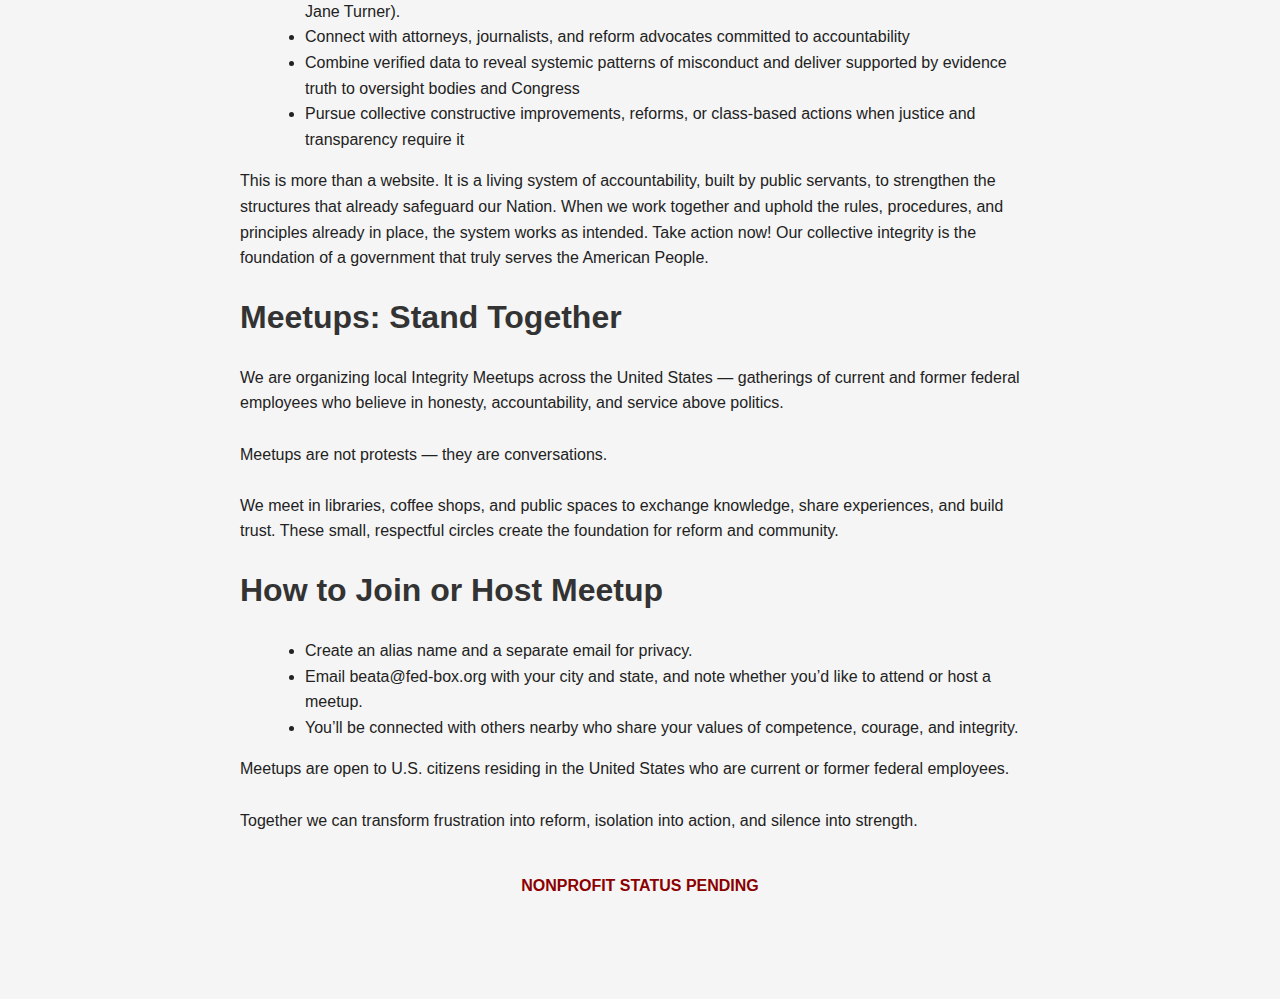
<file: weare.html>
<!doctype html>
<html lang="en">
  <head>
    <meta charset="utf-8">
    <meta name="viewport" content="width=device-width, initial-scale=1">
    <title>We Are</title>
    <style>
      body {
        margin: 0;
        padding: 0;
        background-color: #f5f5f5;
        font-family: Arial, sans-serif;
        line-height: 1.6;
      }

      /* Navigation bar (same as index) */
      nav {
        position: fixed;
        top: 0;
        left: 0;
        width: 100%;
        background-color: rgba(0, 0, 0, 0.85);
        display: flex;
        justify-content: center;
        gap: 40px;
        padding: 15px 0;
        z-index: 10;
      }

      nav a {
        color: white;
        text-decoration: none;
        font-size: 1.1em;
        font-weight: bold;
        transition: color 0.3s;
      }

      nav a:hover {
        color: #ffcc00;
      }

      /* Page content */
      .content {
        max-width: 800px;
        margin: 100px auto;
        padding: 0 20px;
        color: #222;
      }

      h1 {
        text-align: left;
        color: #333;
      }
        
    ul {
          margin: 10px 0 0 25px;      /* indent bullets */
        }
    </style>
  </head>
  <body>
    <nav>
      <a href="index.html">Home</a>
      <a href="weare.html">We Are</a>
      <a href="constitution.html">Constitution</a>
      <a href="founder.html">About Founder</a>
      <a href="contact.html">Contact</a>
    </nav>

    <div class="content">
      <h1>Federal Government Integrity Platform</h1>
      <p>
      Site Under Construction — Join the List (Anonymously)
      </p>
      <p>
      This platform is being developed by and for current and former federal employees committed to integrity in public service.  If you have witnessed or experienced violations of laws, rules, or regulations, or official policies; gross mismanagement; gross waste of funds; abuse of authority; discrimination; retaliation; or any substantial and specific danger to public health or safety — you are not alone. <br><br>
      
      The Federal Government Integrity Platform exists to connect and support those who believe that integrity is not optional — that our structure, our system itself, is sacred, designed by founders who understood human nature and the risks it brings to any government.  They built a framework of laws, checks, and accountability to guard against those risks — a system meant to serve, not rule; to correct itself, not conceal its flaws. <br><br>
      
      That system is not negotiable.<br><br>
      
      The American people deserve a government that honors that design, upholds its own laws and rules, and fulfills its responsibilities to its citizens through competence, transparency, and respect.
      

      </p>
      <p>
      For your safety, we recommend creating a separate email account and using an alias when signing up. Your identity remains confidential; your information will never be shared; even better if we do not have your information, there is nothing to turn over under subpeona. Your truth and experience matter — together they strengthen this community.

      </p>
      <p>
      This is a nonpartisan, professional, and respectful space. Federal employees serve all Americans, not political parties. Hate speech, political commentary, or posts from individuals who are not current or former U.S. federal employees will be removed. This platform is dedicated solely to fact-based reporting, education, and constructive reform within federal service.
      </p>
      <h1>Our Creed</h1>
      <p>
      America’s strength depends on the competence, courage, integrity, civility, and conscience of those who serve her.  Every system tends toward disorder unless it is actively maintained. Our federal institutions are no exception. When the structures built by law, regulation, policy, and procedure are treated as suggestions instead of obligations — when rules become “yellow lights” instead of red lines — the foundation of public trust begins to erode.  The structure itself is sacred: an architecture of accountability that transforms power into service and authority into duty. It is the covenant between those who govern and those who are governed — a daily act of respect for the law, for order, and for the American people who rely on its protection.
      </p>
      <p><strong>
          To neglect that structure is to weaken the Republic.
      </strong></p>
      <p><strong>
      To defend it is to honor the promise of the United States itself.
      </strong></p>
      
      <h1>Our Mission</h1>
      <p>
      We stand to restore adherence to law, governing procedure, competence, efficiency, civility, and integrity to public service. Truth and courage are the foundation of national strength. Every act of silence in the face of wrongdoing weakens our country; every act of honesty strengthens it.  This platform exists to support integrity, protect truth-tellers, and connect those who refuse to look away. It provides educational resources, secure communication tools, and the collective power to identify and correct systemic failures within our government.
      </p>
      <p>
      We are building a secure, independent network where current and former federal employees can:
      </p>
      <ul>
        <li>Learn how to document and report violations of law, ethics, or procedure safely and responsibly</li>
        <li>Access official manuals and procedures for HR, EEO, IG, OSC, grievances, and MSPB processes</li>
        <li>Follow clear, step-by-step guides for navigating EEO, IG, OSC, grievance and MSPB actions</li>
        <li>Obtain a clear, evidence-based overview of the internal tactics and response patterns used by Agencies to isolate, discredit, erase contributions, and pressure employees to quit their jobs, who report misconduct through EEO, IG, or OSC channels (compiled from Whistleblower of the Week podcast with Jane Turner).</li>
        <li>Connect with attorneys, journalists, and reform advocates committed to accountability</li>
        <li>Combine verified data to reveal systemic patterns of misconduct and deliver supported by evidence truth to oversight bodies and Congress</li>
        <li>Pursue collective constructive improvements, reforms, or class-based actions when justice and transparency require it</li>
      </ul>
      <p>
      This is more than a website.  It is a living system of accountability, built by public servants, to strengthen the structures that already safeguard our Nation. When we work together and uphold the rules, procedures, and principles already in place, the system works as intended. Take action now!  Our collective integrity is the foundation of a government that truly serves the American People.
      </p>
      
      
      
      <h1>Meetups: Stand Together</h1>
      
      <p>
      We are organizing local Integrity Meetups across the United States — gatherings of current and former federal employees who believe in honesty, accountability, and service above politics. <br><br>
      
      Meetups are not protests — they are conversations. <br><br>
      
      We meet in libraries, coffee shops, and public spaces to exchange knowledge, share experiences, and build trust.  These small, respectful circles create the foundation for reform and community.
      </p>
      
      <h1>How to Join or Host Meetup</h1>
      
      <ul>
        <li> Create an alias name and a separate email for privacy. </li>
        <li>       Email beata@fed-box.org with your city and state, and note whether you’d like to attend or host a meetup. </li>
        <li>       You’ll be connected with others nearby who share your values of competence, courage, and integrity. </li>
      
      </ul>
          
          
        <p> Meetups are open to U.S. citizens residing in the United States who are current or former federal employees.<br><br>

      Together we can transform frustration into reform, isolation into action, and silence into strength.
      </p>
      
      <p style="color:darkred; font-weight:bold; text-transform:uppercase; text-align:center; margin-top:40px;">
        Nonprofit status pending
      </p>

    </div>
  </body>
</html>
</file>
